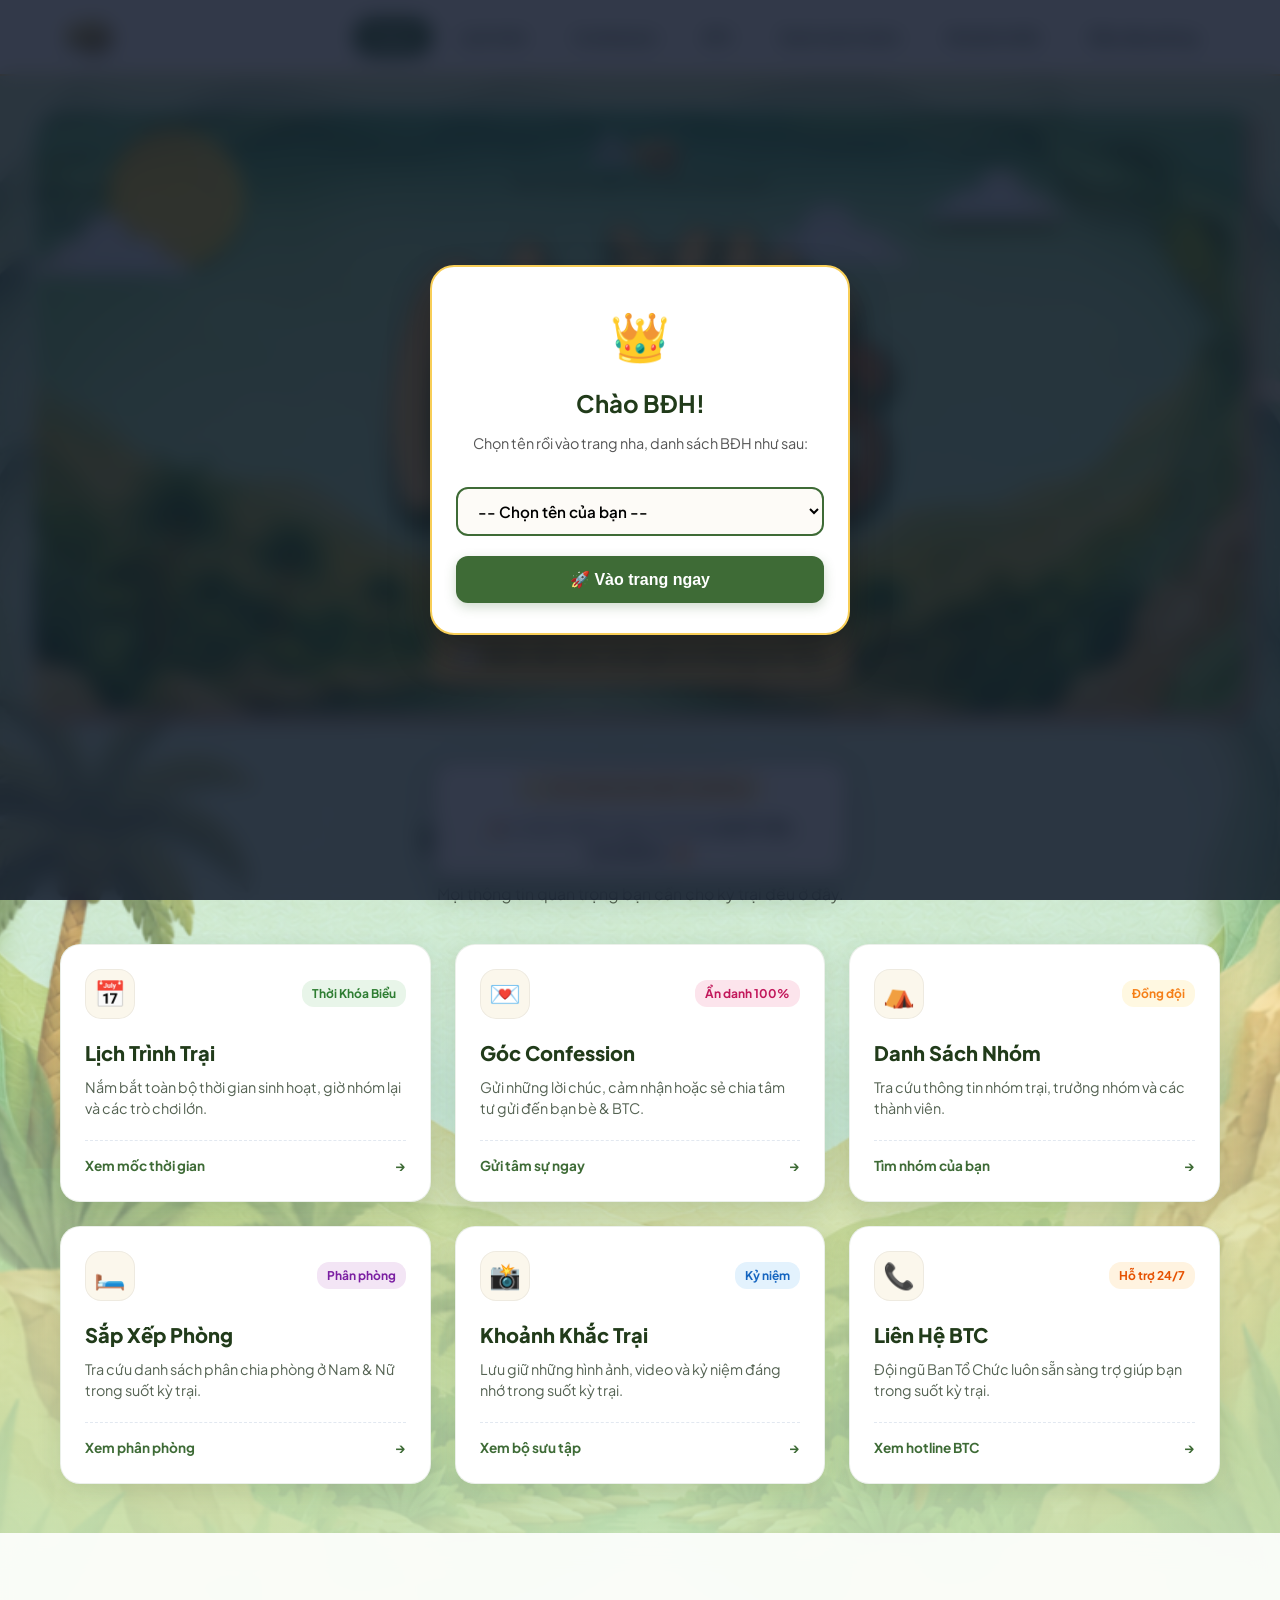
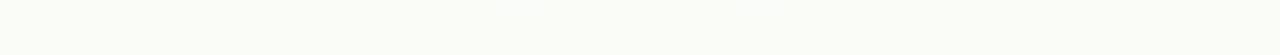
<file: index.html>
<!DOCTYPE html>
<html lang="vi">

<head>
    <meta charset="UTF-8">
    <meta name="viewport" content="width=device-width, initial-scale=1.0">
    <title>NGỜ YÊN NGHIÊNG</title>

    <link rel="stylesheet" href="style.css">
    <link rel="icon" href="images/icon.png">
    <link rel="apple-touch-icon" href="images/icon.png">
    <link rel="manifest" href="manifest.json">

    <meta name="theme-color" content="#4c7840">
    <meta name="apple-mobile-web-app-capable" content="yes">
    <meta name="apple-mobile-web-app-status-bar-style" content="black-translucent">
    <meta name="apple-mobile-web-app-title" content="BTN LX">
</head>

<body>
    <!-- Intro Screen cho PWA / Mobile -->
    <div class="intro-screen">
        <div class="intro-content">
            <span class="intro-emoji">🔥⛺🎉</span>
            <h2>CHÀO MỪNG TRẠI SINH!</h2>
            <p class="intro-sub">Sẵn sàng bùng nổ cùng <strong>NGỜ YÊN NGHIÊNG</strong> chưa?</p>
        </div>
    </div>

    <!-- Navigation Bar -->
    <header>
        <!-- Live Announcement Bar (Thông báo timeline theo thời gian thực) -->
        <div class="announcement-bar" id="announcementBar" style="display: none;">
            <div class="announcement-content">
                <span class="badge-live">LIVE</span>
                <div class="ticker-wrapper">
                    <span class="ticker-text" id="announcementText">Đang cập nhật lịch trình...</span>
                </div>
            </div>
        </div>

        <nav>
            <div class="logo">
                <a href="index.html">
                    <img src="images/logo.png" alt="NGỜ YÊN NGHIÊNG">
                </a>
            </div>

            <button class="menu-toggle" aria-label="Toggle Navigation">☰</button>
            <div class="menu">
                <a href="index.html" class="active">Home</a>
                <a href="pages/schedule.html">Lịch trình</a>
                <a href="pages/confession.html">Confession</a>
                <a href="pages/btc.html">BTC</a>
                <a href="pages/groups.html">Danh sách nhóm</a>
                <a href="pages/gallery.html">Khoảnh khắc</a>
                <a href="pages/room.html">Sắp xếp phòng</a>
            </div>
        </nav>
    </header>

    <!-- Hero Section -->
    <section class="hero" id="hero">
        <div class="hero-hint">📖 Nhấn để xem câu gốc & thông tin Trại</div>

        <div class="hero-overlay">
            <div class="bible-quote">
                <h2>📖 Thi Thiên 62:1–2</h2>
                <div class="quote-body">
                    <p>"Linh hồn tôi nghỉ an nơi một mình Đức Chúa Trời;
                        Sự cứu rỗi tôi từ Ngài mà đến.
                        Một mình Ngài là hòn đá tôi, sự cứu rỗi tôi,
                        Và là nơi ẩn náu cao của tôi;
                        Tôi sẽ chẳng bị rúng động nhiều."</p>
                </div>
            </div>

            <div class="hero-meta">
                <p class="meta-item">📅 <strong>30.08.2026 – 02.09.2026</strong></p>
                <p class="meta-item">📍 <strong>HTTL Buôn Ma Thuột</strong></p>
            </div>

            <small class="close-hint">Nhấn lần nữa để đóng</small>
        </div>
    </section>

    <!-- Features Section -->
    <section class="features">
        <div class="section-header">
            <span class="section-badge">✨ TIỆN ÍCH TRẠI SINH</span>
            <h2>Khám Phá Hành Trình 🍃</h2>
            <p class="section-description">Mọi thông tin quan trọng bạn cần cho kỳ trại đều ở đây.</p>
        </div>

        <div class="card-container">
            <!-- Card 1: Lịch trình -->
            <a href="pages/schedule.html" class="card card-schedule">
                <div class="card-top">
                    <div class="icon-wrapper">📅</div>
                    <span class="card-tag tag-green">Thời Khóa Biểu</span>
                </div>
                <h3>Lịch Trình Trại</h3>
                <p>Nắm bắt toàn bộ thời gian sinh hoạt, giờ nhóm lại và các trò chơi lớn.</p>
                <div class="card-footer">
                    <span>Xem mốc thời gian</span>
                    <span class="arrow">→</span>
                </div>
            </a>

            <!-- Card 2: Confession -->
            <a href="pages/confession.html" class="card card-cfs">
                <div class="card-top">
                    <div class="icon-wrapper">💌</div>
                    <span class="card-tag tag-pink">Ẩn danh 100%</span>
                </div>
                <h3>Góc Confession</h3>
                <p>Gửi những lời chúc, cảm nhận hoặc sẻ chia tâm tư gửi đến bạn bè & BTC.</p>
                <div class="card-footer">
                    <span>Gửi tâm sự ngay</span>
                    <span class="arrow">→</span>
                </div>
            </a>

            <!-- Card 3: Groups -->
            <a href="pages/groups.html" class="card card-groups">
                <div class="card-top">
                    <div class="icon-wrapper">⛺</div>
                    <span class="card-tag tag-yellow">Đồng đội</span>
                </div>
                <h3>Danh Sách Nhóm</h3>
                <p>Tra cứu thông tin nhóm trại, trưởng nhóm và các thành viên.</p>
                <div class="card-footer">
                    <span>Tìm nhóm của bạn</span>
                    <span class="arrow">→</span>
                </div>
            </a>

            <!-- Card 4: Sắp xếp phòng -->
            <a href="pages/room.html" class="card card-room">
                <div class="card-top">
                    <div class="icon-wrapper">🛏️</div>
                    <span class="card-tag tag-purple">Phân phòng</span>
                </div>
                <h3>Sắp Xếp Phòng</h3>
                <p>Tra cứu danh sách phân chia phòng ở Nam & Nữ trong suốt kỳ trại.</p>
                <div class="card-footer">
                    <span>Xem phân phòng</span>
                    <span class="arrow">→</span>
                </div>
            </a>

            <!-- Card 5: Khoảnh khắc -->
            <a href="pages/gallery.html" class="card card-gallery">
                <div class="card-top">
                    <div class="icon-wrapper">📸</div>
                    <span class="card-tag tag-blue">Kỷ niệm</span>
                </div>
                <h3>Khoảnh Khắc Trại</h3>
                <p>Lưu giữ những hình ảnh, video và kỷ niệm đáng nhớ trong suốt kỳ trại.</p>
                <div class="card-footer">
                    <span>Xem bộ sưu tập</span>
                    <span class="arrow">→</span>
                </div>
            </a>

            <!-- Card 6: BTC -->
            <a href="pages/btc.html" class="card card-btc">
                <div class="card-top">
                    <div class="icon-wrapper">📞</div>
                    <span class="card-tag tag-orange">Hỗ trợ 24/7</span>
                </div>
                <h3>Liên Hệ BTC</h3>
                <p>Đội ngũ Ban Tổ Chức luôn sẵn sàng trợ giúp bạn trong suốt kỳ trại.</p>
                <div class="card-footer">
                    <span>Xem hotline BTC</span>
                    <span class="arrow">→</span>
                </div>
            </a>
        </div>
    </section>

    <!-- Countdown Section -->
    <div class="sticky-countdown mode-normal" id="stickyCountdown">
        <div class="btc-badge">
            <span class="badge-icon">⚡</span>
            <span id="btcStatusText">BTC ĐANG RÁO RIẾT CHUẨN BỊ!</span>
        </div>

        <div class="countdown-live" id="countdownLive">
            <div class="mini-timer">
                <div class="timer-card">
                    <span id="days">00</span>
                    <small>ngày</small>
                </div>
                <span class="timer-sep">:</span>
                <div class="timer-card">
                    <span id="hours">00</span>
                    <small>giờ</small>
                </div>
                <span class="timer-sep">:</span>
                <div class="timer-card">
                    <span id="minutes">00</span>
                    <small>phút</small>
                </div>
                <span class="timer-sep">:</span>
                <div class="timer-card highlight-sec">
                    <span id="seconds">00</span>
                    <small>giây</small>
                </div>
            </div>

            <!-- Thanh tiến độ đếm ngược -->
            <div class="progress-container">
                <div class="progress-bar" id="progressBar"></div>
            </div>
            <div class="progress-info">
                <span>Tiến độ hành trình Trại:</span>
                <strong id="progressPercent">0%</strong>
            </div>
        </div>

        <div class="welcome-message" id="welcomeMessage" style="display: none;">
            🎉 CHÀO MỪNG BẠN TỚI TRẠI <strong>NGỜ YÊN NGHIÊNG</strong>! 🔥
        </div>
    </div>

    <footer>
        <p>Designed & Developed by Diệp Đoan Trinh</p>
    </footer>

    <!-- Popup Chọn Tên Dành Cho BĐH -->
    <div id="userModal" class="user-modal-overlay">
        <div class="user-modal-box glass">
            <div class="user-icon">👑</div>
            <h2>Chào BĐH!</h2>
            <p>Chọn tên rồi vào trang nha, danh sách BĐH như sau:</p>

            <select id="userSelect" class="user-select-input">
                <option value="">-- Chọn tên của bạn --</option>
                <option value="Huỳnh Nhật Tín">Huỳnh Nhật Tín</option>
                <option value="Nguyễn Ngọc Tường Vy">Nguyễn Ngọc Tường Vy</option>
                <option value="Võ Nguyễn Minh Trung">Võ Nguyễn Minh Trung</option>
                <option value="Dương Thị Luyến">Dương Thị Luyến</option>
                <option value="Diệp Đoan Trinh">Diệp Đoan Trinh</option>
                <option value="Chống Hoàng Mỹ Hằng">Chống Hoàng Mỹ Hằng</option>
                <option value="Nguyễn Trần Phú Bình">Nguyễn Trần Phú Bình</option>
                <option value="Kră Jăn Na Tha Na Êl">Kră Jăn Na Tha Na Êl</option>
                <option value="Nguyễn Hoàng Giáng Ân">Nguyễn Hoàng Giáng Ân</option>
                <option value="Đào Linh An">Đào Linh An</option>
                <option value="Võ Quỳnh Hương">Võ Quỳnh Hương</option>
                <option value="Hoàng Văn Long">Hoàng Văn Long</option>
            </select>

            <button type="button" class="save-user-btn" onclick="saveUserIdentity()">🚀 Vào trang ngay</button>
        </div>
    </div>

    <script>
        // ----------------------------------------------------
        // 1. CẤU HÌNH THỜI GIAN & ĐẾM NGƯỢC
        // ----------------------------------------------------
        const startDate = new Date("June 01, 2026 00:00:00").getTime();
        const targetDate = new Date("August 30, 2026 11:00:00").getTime();

        const btcQuotes = [
            "⚡ BTC ĐANG RÁO RIẾT CHUẨN BỊ!",
            "🔥 TRẠI SINH ĐÃ SẴN SÀNG CHƯA?",
            "⏳ THỜI GIAN KHÔNG CHỜ MỘT AI!",
            "🛠️ KIỂM TRA ĐẠO CỤ & KỊCH BẢN CHƯA BTC ÔI?",
            "💥 BÙNG NỔ TẬN CÙNG CÙNG NGỜ YÊN NGHIÊNG!"
        ];

        let currentQuoteIndex = 0;
        setInterval(() => {
            currentQuoteIndex = (currentQuoteIndex + 1) % btcQuotes.length;
            const badgeEl = document.getElementById("btcStatusText");
            if (badgeEl) badgeEl.textContent = btcQuotes[currentQuoteIndex];
        }, 4000);

        function updateCountdown() {
            const now = new Date().getTime();
            const distance = targetDate - now;

            const stickyBlock = document.getElementById("stickyCountdown");
            const liveBlock = document.getElementById("countdownLive");
            const welcomeBlock = document.getElementById("welcomeMessage");
            const labelEl = document.getElementById("countdownLabel");

            if (distance <= 0) {
                if (liveBlock) liveBlock.style.display = "none";
                if (welcomeBlock) welcomeBlock.style.display = "block";
                return;
            }

            const days = Math.floor(distance / (1000 * 60 * 60 * 24));
            const hours = Math.floor((distance % (1000 * 60 * 60 * 24)) / (1000 * 60 * 60));
            const minutes = Math.floor((distance % (1000 * 60 * 60)) / (1000 * 60));
            const seconds = Math.floor((distance % (1000 * 60)) / 1000);

            const daysEl = document.getElementById("days");
            const hoursEl = document.getElementById("hours");
            const minsEl = document.getElementById("minutes");
            const secsEl = document.getElementById("seconds");

            if (daysEl) daysEl.textContent = String(days).padStart(2, '0');
            if (hoursEl) hoursEl.textContent = String(hours).padStart(2, '0');
            if (minsEl) minsEl.textContent = String(minutes).padStart(2, '0');
            if (secsEl) secsEl.textContent = String(seconds).padStart(2, '0');

            const totalDuration = targetDate - startDate;
            const elapsed = now - startDate;
            let percentage = Math.floor((elapsed / totalDuration) * 100);
            percentage = Math.max(0, Math.min(100, percentage));

            const progressBar = document.getElementById("progressBar");
            const progressPercent = document.getElementById("progressPercent");

            if (progressBar) progressBar.style.width = percentage + "%";
            if (progressPercent) progressPercent.textContent = percentage + "%";

            if (stickyBlock) {
                if (days < 1) {
                    stickyBlock.className = "sticky-countdown mode-urgent";
                    if (labelEl) labelEl.innerHTML = "🚨 <strong>CHỈ CÒN TÍNH BẰNG GIỜ! SẴN SÀNG BÙNG NỔ:</strong>";
                } else if (days <= 7) {
                    stickyBlock.className = "sticky-countdown mode-excited";
                    if (labelEl) labelEl.innerHTML = "🔥 <strong>SẮP ĐẾN GIỜ G RỒI! CHỈ CÒN:</strong>";
                } else {
                    stickyBlock.className = "sticky-countdown mode-normal";
                    if (labelEl) labelEl.innerHTML = "⏳ Đếm ngược ngày khởi hành:";
                }
            }
        }

        updateCountdown();
        setInterval(updateCountdown, 1000);

        // ----------------------------------------------------
        // 2. MENU MOBILE & ĐÔI GIAO DIỆN
        // ----------------------------------------------------
        const toggle = document.querySelector(".menu-toggle");
        const menu = document.querySelector(".menu");

        if (toggle && menu) {
            toggle.addEventListener("click", () => {
                menu.classList.toggle("show");
                toggle.textContent = menu.classList.contains("show") ? "✕" : "☰";
            });

            document.querySelectorAll(".menu a").forEach(link => {
                link.addEventListener("click", () => {
                    menu.classList.remove("show");
                    toggle.textContent = "☰";
                });
            });

            document.addEventListener("click", (e) => {
                if (!menu.contains(e.target) && !toggle.contains(e.target)) {
                    menu.classList.remove("show");
                    toggle.textContent = "☰";
                }
            });

            window.addEventListener("resize", () => {
                if (window.innerWidth > 1000) {
                    menu.classList.remove("show");
                    toggle.textContent = "☰";
                }
            });
        }

        const hero = document.getElementById("hero");
        if (hero) {
            hero.addEventListener("click", () => {
                hero.classList.toggle("show");
            });
        }

        // ----------------------------------------------------
        // 3. LỊCH TRÌNH REALTIME & SERVICE WORKER
        // ----------------------------------------------------
        const campSchedule = [
            {
                start: "2026-08-30T07:00:00",
                end: "2026-08-30T11:00:00",
                title: "🚌 Tập trung tại Hội thánh & Di chuyển đến Buôn Ma Thuột"
            },
            {
                start: "2026-08-30T11:00:00",
                end: "2026-08-30T13:30:00",
                title: "🍱 Đến nơi - Nhận phòng & Dùng cơm trưa"
            },
            {
                start: "2026-08-30T13:30:00",
                end: "2026-08-30T17:00:00",
                title: "🔥 Lễ Khai Mạc Trại NGỜ YÊN NGHIÊNG & Sinh hoạt nhóm"
            },
            {
                start: "2026-08-30T18:00:00",
                end: "2026-08-30T19:30:00",
                title: "🍽️ Dùng cơm tối"
            },
            {
                start: "2026-08-30T19:30:00",
                end: "2026-08-30T21:30:00",
                title: "✨ Chương trình Nhóm Lại Bồi Linh Bồi Linh Dục Anh 1"
            }
        ];

        function updateTimelineNotification() {
            const now = new Date();
            const bar = document.getElementById("announcementBar");
            const textEl = document.getElementById("announcementText");

            if (!bar || !textEl) return;

            const currentEvent = campSchedule.find(event => {
                const start = new Date(event.start);
                const end = new Date(event.end);
                return now >= start && now <= end;
            });

            const upcomingEvent = campSchedule.find(event => {
                const start = new Date(event.start);
                const diffMinutes = (start - now) / (1000 * 60);
                return diffMinutes > 0 && diffMinutes <= 30;
            });

            if (currentEvent) {
                bar.style.display = "block";
                textEl.innerHTML = `🟢 <strong>ĐANG DIỄN RA:</strong> ${currentEvent.title}`;
            } else if (upcomingEvent) {
                bar.style.display = "block";
                textEl.innerHTML = `⏰ <strong>SẮP DIỄN RA (Trong 30 phút tới):</strong> ${upcomingEvent.title}`;
            } else {
                bar.style.display = "none";
            }
        }

        updateTimelineNotification();
        setInterval(updateTimelineNotification, 10000);

        if ('serviceWorker' in navigator) {
            window.addEventListener('load', () => {
                navigator.serviceWorker.register('/sw.js')
                    .then(reg => console.log('SW đã đăng ký thành công!'))
                    .catch(err => console.log('Lỗi đăng ký SW:', err));
            });
        }

        // ----------------------------------------------------
        // 4. BĐH IDENTIFICATION & GOOGLE SHEETS LOGGING
        // ----------------------------------------------------
        const SCRIPT_URL = "https://script.google.com/macros/s/AKfycbyZhROAQusdPvR5H31bsjBCowS69aYzUJDAIc1SxIpi5oG4ZMhyRe4D6yJvdShA6ddEMQ/exec";

        const campGroupData = {
            "Nhóm 1": ["Nguyễn Đào Xuân Bách (Trưởng nhóm)", "Diệp Đoan Trinh"],
            "Nhóm 2": ["Nguyễn Thị Tường Vy (Trưởng nhóm)", "Huỳnh Nhật Tín"],
        };

        document.addEventListener("DOMContentLoaded", () => {
            checkUserIdentity();
        });

        function checkUserIdentity() {
            const savedUser = localStorage.getItem("camp_user_name");

            if (!savedUser) {
                const modal = document.getElementById("userModal");
                if (modal) modal.style.display = "flex";
            } else {
                logUserVisit(savedUser);
            }
        }

        function saveUserIdentity() {
            const userSelect = document.getElementById("userSelect");

            if (!userSelect || !userSelect.value) {
                alert("Vui lòng chọn đúng tên của bạn trong danh sách BĐH!");
                return;
            }

            const selectedName = userSelect.value;

            localStorage.setItem("camp_user_name", selectedName);

            const modal = document.getElementById("userModal");
            if (modal) modal.style.display = "none";

            logUserVisit(selectedName);
        }

        function logUserVisit(userName) {
            fetch(SCRIPT_URL, {
                method: "POST",
                mode: "no-cors",
                headers: { "Content-Type": "text/plain" },
                body: JSON.stringify({
                    action: "log_visit",
                    userName: userName,
                    device: navigator.userAgent.includes("Mobile") ? "Điện thoại" : "Máy tính"
                })
            })
                .then(() => console.log("Ghi nhận truy cập thành công!"))
                .catch(err => console.log("Lỗi ghi nhận truy cập:", err));
        }
    </script>
</body>

</html>
</file>
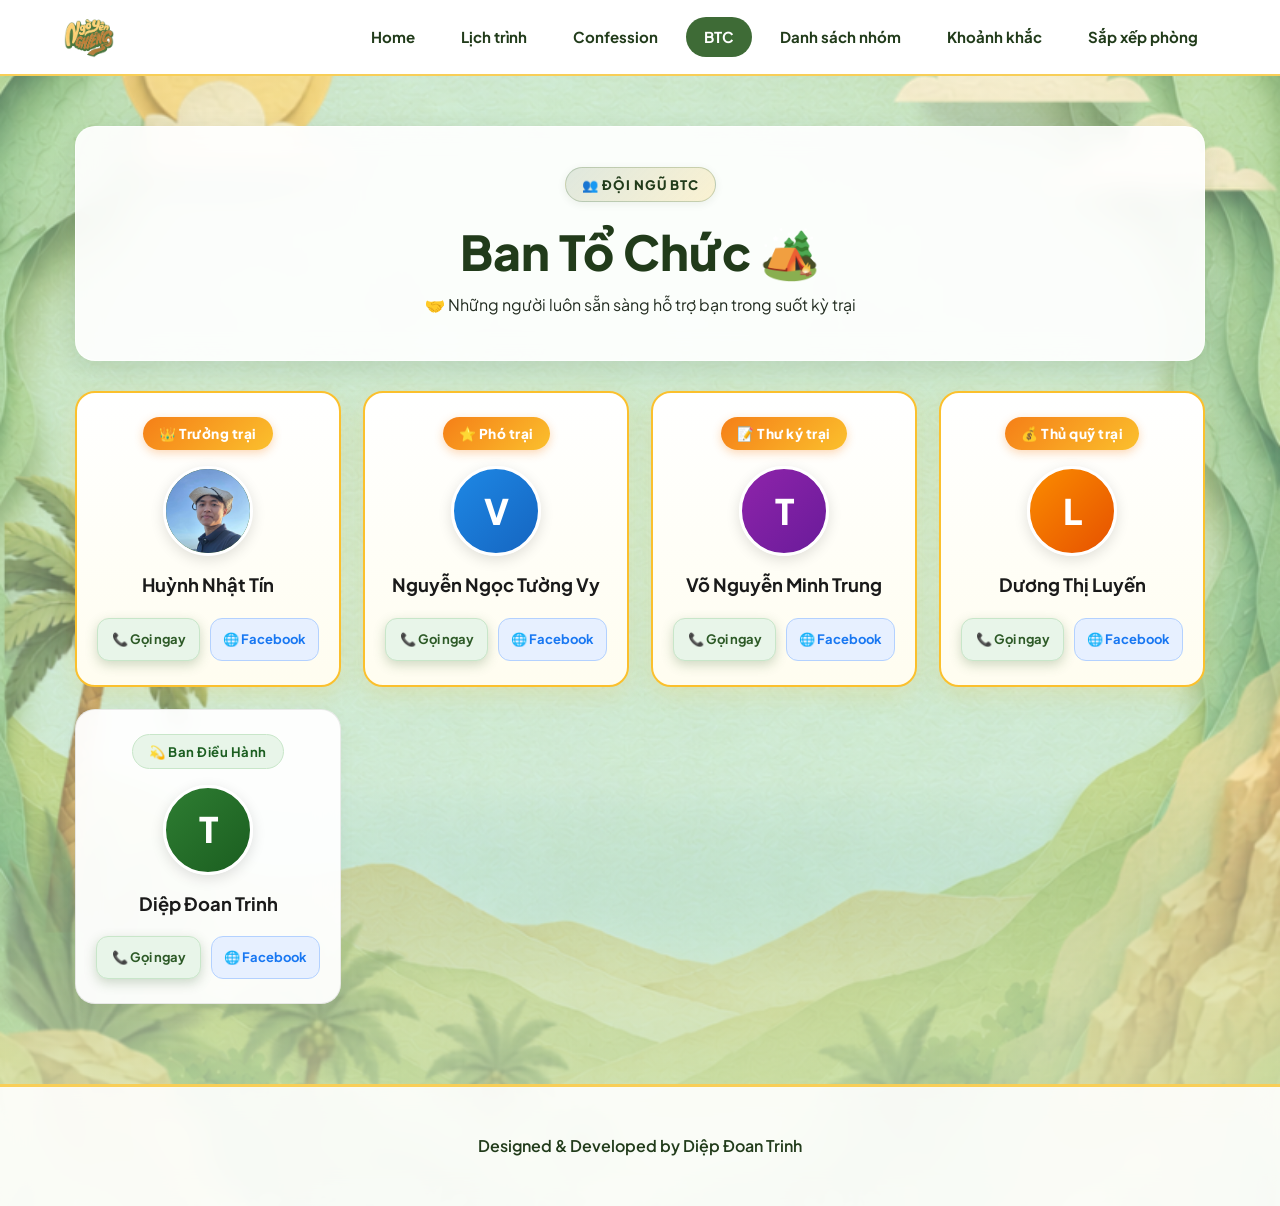
<file: pages/btc.html>
<!DOCTYPE html>
<html lang="vi">

<head>
    <meta charset="UTF-8">
    <meta name="viewport" content="width=device-width, initial-scale=1.0">
    <title>Ban Tổ Chức - NGỜ YÊN NGHIÊNG</title>

    <link rel="stylesheet" href="../style.css">
    <link rel="icon" href="../images/icon.png">
    <link rel="apple-touch-icon" href="../images/icon.png">
    <link rel="manifest" href="../manifest.json">

    <meta name="theme-color" content="#123b8d">
    <meta name="apple-mobile-web-app-capable" content="yes">
    <meta name="apple-mobile-web-app-status-bar-style" content="black-translucent">
    <meta name="apple-mobile-web-app-title" content="BTN LX">

    <style>
        /* ==========================================
           BẢNG MÀU & STYLE RIÊNG TRANG BTC (NÂNG CẤP)
           ========================================== */
        .btc-grid {
            display: grid;
            grid-template-columns: repeat(auto-fill, minmax(260px, 1fr));
            gap: 22px;
            margin-top: 30px;
        }

        /* Thẻ Thành Viên Chung */
        .member-card {
            background: rgba(255, 255, 255, 0.95);
            border-radius: 20px;
            padding: 24px 20px;
            border: 1px solid rgba(0, 0, 0, 0.08);
            box-shadow: 0 6px 18px rgba(0, 0, 0, 0.04);
            display: flex;
            flex-direction: column;
            align-items: center;
            text-align: center;
            position: relative;
            transition: transform 0.25s ease, box-shadow 0.25s ease;
        }

        .member-card:hover {
            transform: translateY(-6px);
            box-shadow: 0 12px 28px rgba(0, 0, 0, 0.12);
        }

        /* 🌟 NỔI BẬT: 4 VỊ TRÍ BTC CHÍNH */
        .member-card.highlight-card {
            border: 2px solid #fbc02d !important; /* Viền Vàng Kim */
            background: linear-gradient(180deg, #ffffff 0%, #fffdf0 100%) !important; /* Nền ánh vàng nhẹ */
            box-shadow: 0 8px 24px rgba(251, 192, 45, 0.18) !important;
        }

        /* Badge Vai Trò Của 4 BTC Chính (Nổi bật) */
        .member-card.highlight-card .role-badge {
            background: linear-gradient(135deg, #f57f17, #fbc02d);
            color: #ffffff;
            padding: 6px 16px;
            border-radius: 20px;
            font-size: 0.85rem;
            font-weight: 800;
            margin-bottom: 16px;
            box-shadow: 0 3px 10px rgba(245, 127, 23, 0.3);
            display: inline-flex;
            align-items: center;
            gap: 6px;
        }

        /* 🛠️ FIX LỖI: Badge Ban Điều Hành (Rõ chữ, không bị chìm) */
        .role-badge.sub {
            background: #e8f5e9 !important;
            color: #1b5e20 !important;
            border: 1px solid #c8e6c9;
            padding: 6px 16px;
            border-radius: 20px;
            font-size: 0.82rem;
            font-weight: 700;
            margin-bottom: 16px;
            display: inline-flex;
            align-items: center;
            gap: 6px;
        }

        /* Avatar Chung */
        .member-avatar {
            width: 90px;
            height: 90px;
            border-radius: 50%;
            margin-bottom: 14px;
            box-shadow: 0 4px 14px rgba(0, 0, 0, 0.12);
            border: 3px solid #ffffff;
            overflow: hidden;
            display: flex;
            align-items: center;
            justify-content: center;
            color: #ffffff;
            font-size: 2.2rem;
            font-weight: 800;
            user-select: none;
        }

        .member-avatar img {
            width: 100%;
            height: 100%;
            object-fit: cover;
        }

        /* 🎨 Dải màu Gradient riêng cho từng chữ cái avatar */
        .avatar-v { background: linear-gradient(135deg, #1e88e5, #1565c0); } /* Vy - Xanh Dương */
        .avatar-t { background: linear-gradient(135deg, #8e24aa, #6a1b9a); } /* Trung - Tím */
        .avatar-l { background: linear-gradient(135deg, #fb8c00, #e65100); } /* Luyến - Cam */
        .avatar-bdh { background: linear-gradient(135deg, #2e7d32, #1b5e20); } /* Trinh - Xanh Lá */

        /* Tên Thành Viên */
        .member-card h3 {
            font-size: 1.15rem;
            color: #1a1a1a;
            font-weight: 700;
            margin-bottom: 18px;
        }

        /* Khung Nút Bấm Liên Hệ */
        .member-buttons {
            display: flex;
            gap: 10px;
            width: 100%;
            margin-top: auto;
        }

        .member-buttons a {
            flex: 1;
            padding: 9px 10px;
            border-radius: 12px;
            font-size: 0.85rem;
            font-weight: 700;
            text-decoration: none;
            display: inline-flex;
            align-items: center;
            justify-content: center;
            gap: 5px;
            transition: all 0.2s ease;
        }

        /* Nút Gọi */
        .call-btn {
            background: #e8f5e9;
            color: #2d5a27 !important;
            border: 1px solid #c8e6c9;
        }

        .call-btn:hover {
            background: #2d5a27;
            color: #ffffff !important;
        }

        /* Nút Facebook */
        .facebook-btn {
            background: #e7f0ff;
            color: #1877f2 !important;
            border: 1px solid #b3d1ff;
        }

        .facebook-btn:hover {
            background: #1877f2;
            color: #ffffff !important;
        }
    </style>
</head>

<body>
    <header>
        <nav>
            <div class="logo">
                <a href="../index.html">
                    <img src="../images/logo.png" alt="NGỜ YÊN NGHIÊNG">
                </a>
            </div>

            <button class="menu-toggle" aria-label="Toggle Navigation">☰</button>

            <div class="menu">
                <a href="../index.html">Home</a>
                <a href="schedule.html">Lịch trình</a>
                <a href="confession.html">Confession</a>
                <a href="btc.html" class="active">BTC</a>
                <a href="groups.html">Danh sách nhóm</a>
                <a href="gallery.html">Khoảnh khắc</a>
                <a href="room.html">Sắp xếp phòng</a>
            </div>
        </nav>
    </header>

    <main class="container">
        <section class="page-title glass text-center">
            <span class="page-title-badge">👥 ĐỘI NGŨ BTC</span>
            <h1>Ban Tổ Chức 🏕️</h1>
            <p>🤝 Những người luôn sẵn sàng hỗ trợ bạn trong suốt kỳ trại</p>
        </section>

        <!-- Danh sách Ban Tổ Chức -->
        <section class="members btc-grid">
            
            <!-- 1. Trưởng Trại -->
            <div class="member-card highlight-card">
                <div class="role-badge">👑 Trưởng trại</div>
                <div class="member-avatar">
                    <img src="../images/BTC/tinhuynh.png" alt="Huỳnh Nhật Tín" onerror="this.style.display='none'; this.parentNode.textContent='T';">
                </div>
                <h3>Huỳnh Nhật Tín</h3>
                <div class="member-buttons">
                    <a class="call-btn" href="tel:0384628883" onclick="return confirm('Gọi cho Huỳnh Nhật Tín?')">📞 Gọi ngay</a>
                    <a class="facebook-btn" href="https://www.facebook.com/tin.huynhnhat.90" target="_blank" rel="noopener">🌐 Facebook</a>
                </div>
            </div>

            <!-- 2. Phó Trại -->
            <div class="member-card highlight-card">
                <div class="role-badge">⭐ Phó trại</div>
                <div class="member-avatar avatar-v">V</div>
                <h3>Nguyễn Ngọc Tường Vy</h3>
                <div class="member-buttons">
                    <a class="call-btn" href="tel:0337631143" onclick="return confirm('Gọi cho Nguyễn Ngọc Tường Vy?')">📞 Gọi ngay</a>
                    <a class="facebook-btn" href="https://www.facebook.com/vy.nguyen.122312" target="_blank" rel="noopener">🌐 Facebook</a>
                </div>
            </div>

            <!-- 3. Thư Ký Trại -->
            <div class="member-card highlight-card">
                <div class="role-badge">📝 Thư ký trại</div>
                <div class="member-avatar avatar-t">T</div>
                <h3>Võ Nguyễn Minh Trung</h3>
                <div class="member-buttons">
                    <a class="call-btn" href="tel:0704768756" onclick="return confirm('Gọi cho Võ Nguyễn Minh Trung?')">📞 Gọi ngay</a>
                    <a class="facebook-btn" href="https://www.facebook.com/vnmtrung" target="_blank" rel="noopener">🌐 Facebook</a>
                </div>
            </div>

            <!-- 4. Thủ Quỹ Trại -->
            <div class="member-card highlight-card">
                <div class="role-badge">💰 Thủ quỹ trại</div>
                <div class="member-avatar avatar-l">L</div>
                <h3>Dương Thị Luyến</h3>
                <div class="member-buttons">
                    <a class="call-btn" href="tel:0365719910" onclick="return confirm('Gọi cho Dương Thị Luyến?')">📞 Gọi ngay</a>
                    <a class="facebook-btn" href="https://www.facebook.com/duong.luyen.2004" target="_blank" rel="noopener">🌐 Facebook</a>
                </div>
            </div>

            <!-- 5. Ban Điều Hành -->
            <div class="member-card">
                <div class="role-badge sub">💫 Ban Điều Hành</div>
                <div class="member-avatar avatar-bdh">T</div>
                <h3>Diệp Đoan Trinh</h3>
                <div class="member-buttons">
                    <a class="call-btn" href="tel:0816173731" onclick="return confirm('Gọi cho Diệp Đoan Trinh?')">📞 Gọi ngay</a>
                    <a class="facebook-btn" href="https://www.facebook.com/theresadiep6" target="_blank" rel="noopener">🌐 Facebook</a>
                </div>
            </div>

        </section>
    </main>

    <footer>
        <p>Designed & Developed by Diệp Đoan Trinh</p>
    </footer>

    <script>
        // Menu Toggle Mobile
        const toggle = document.querySelector(".menu-toggle");
        const menu = document.querySelector(".menu");

        toggle.addEventListener("click", () => {
            menu.classList.toggle("show");
            toggle.textContent = menu.classList.contains("show") ? "✕" : "☰";
        });

        document.addEventListener("click", (e) => {
            if (!menu.contains(e.target) && !toggle.contains(e.target)) {
                menu.classList.remove("show");
                toggle.textContent = "☰";
            }
        });

        // Service Worker
        if ('serviceWorker' in navigator) {
            window.addEventListener('load', () => {
                navigator.serviceWorker.register('../sw.js')
                    .then(reg => console.log('SW đã đăng ký thành công!'))
                    .catch(err => console.log('Lỗi đăng ký SW:', err));
            });
        }
    </script>
</body>

</html>
</file>
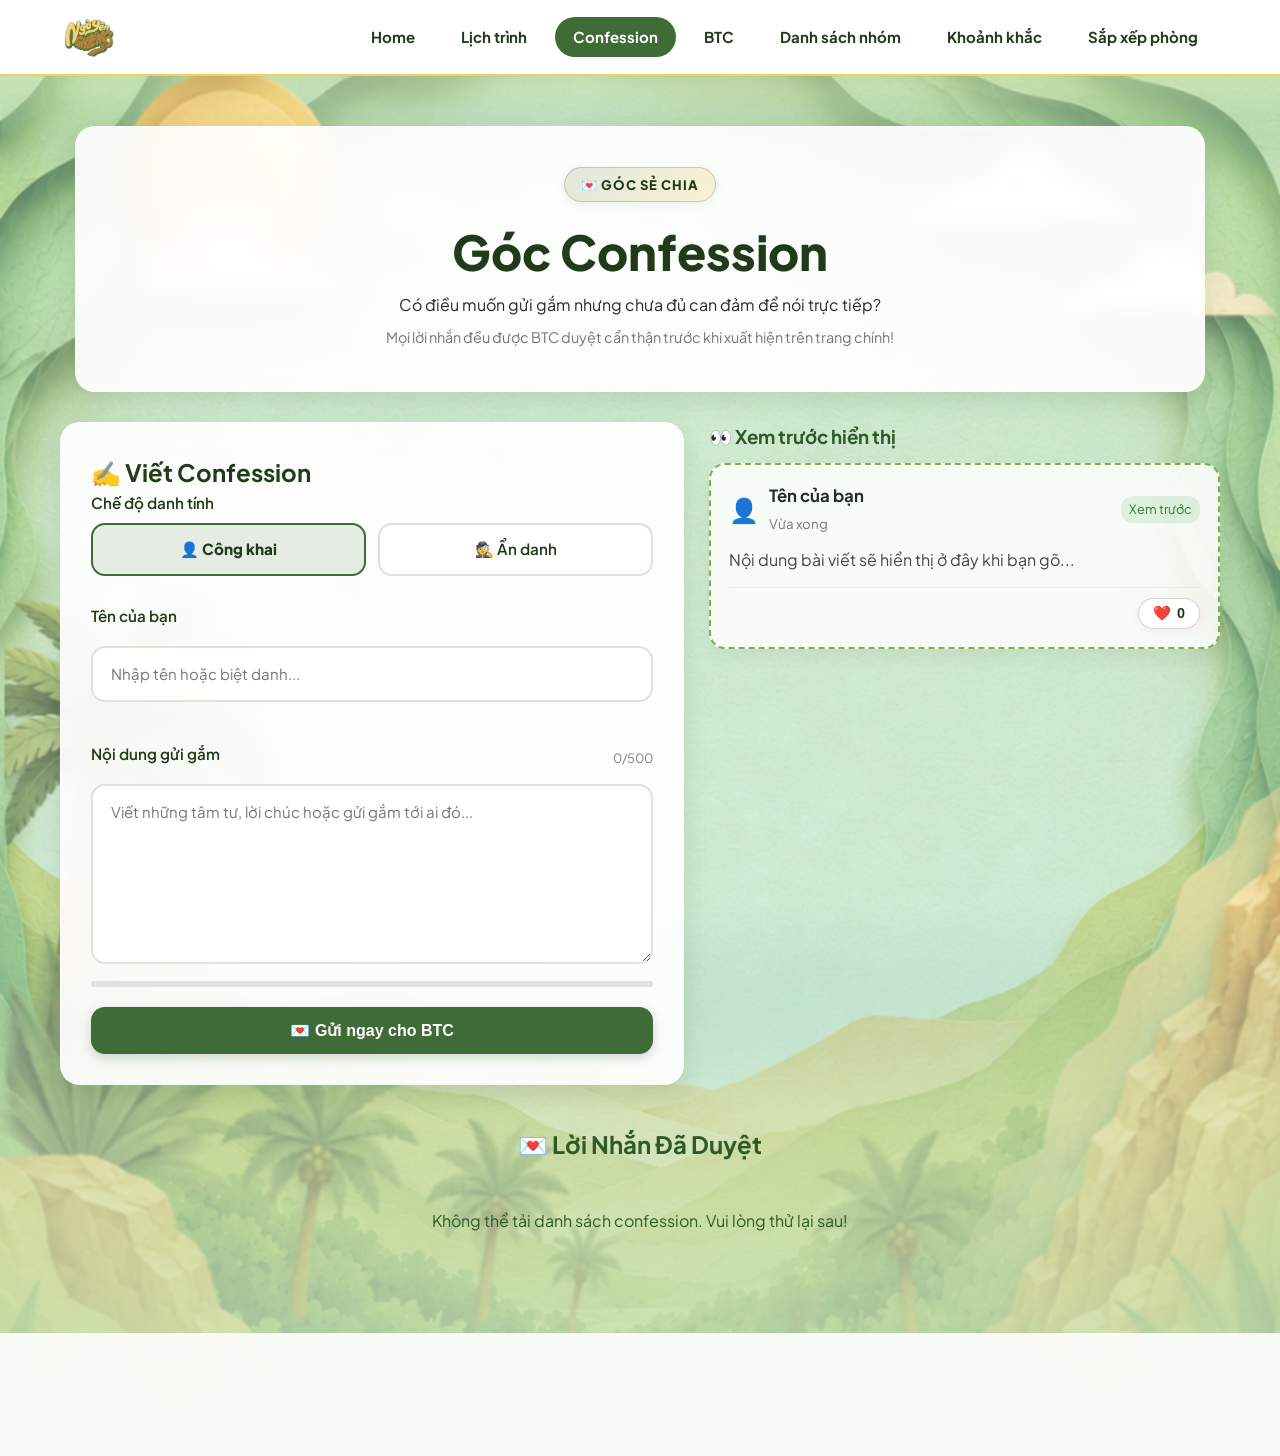
<file: pages/confession.html>
<!DOCTYPE html>
<html lang="vi">

<head>
    <meta charset="UTF-8">
    <meta name="viewport" content="width=device-width, initial-scale=1.0">
    <title>Confession - NGỜ YÊN NGHIÊNG</title>

    <link rel="stylesheet" href="../style.css">
    <link rel="icon" href="../images/icon.png">
    <link rel="apple-touch-icon" href="../images/icon.png">
    <link rel="manifest" href="../manifest.json">

    <meta name="theme-color" content="#123b8d">
    <meta name="apple-mobile-web-app-capable" content="yes">
    <meta name="apple-mobile-web-app-status-bar-style" content="black-translucent">
    <meta name="apple-mobile-web-app-title" content="BTN LX">

    <style>
        /* Global Reset cho Radio Input để không bị dính CSS chung */
        input[type="radio"] {
            display: none !important;
        }

        /* CSS Layout & Preview */
        .cfs-layout {
            display: grid;
            grid-template-columns: 1.1fr 0.9fr;
            gap: 25px;
            align-items: start;
        }

        .preview-section {
            position: sticky;
            top: 90px;
        }

        .cfs-card-preview {
            background: rgba(255, 255, 255, 0.85);
            border-radius: 16px;
            padding: 18px;
            box-shadow: 0 8px 20px rgba(0, 0, 0, 0.06);

            /* VIỀN NÉT ĐỨT CỦA BẠN */
            border: 2px dashed #7cb342;
        }

        /* Chế độ danh tính (Public / Anonymous Toggle) */
        .identity-toggle {
            display: flex;
            gap: 12px;
            margin-top: 8px;
            margin-bottom: 15px;
        }

        .toggle-option {
            flex: 1;
            padding: 12px 16px;
            border: 2px solid #dce4d9;
            border-radius: 14px;
            background: #ffffff;
            text-align: center;
            font-weight: 600;
            color: var(--color-green-dark, #213b1a);
            cursor: pointer;
            transition: all 0.25s ease;
            display: flex;
            align-items: center;
            justify-content: center;
            gap: 8px;
            user-select: none;
        }

        .toggle-option:hover {
            border-color: var(--color-green-main, #3e6b36);
            background: rgba(62, 107, 54, 0.05);
        }

        .toggle-option.active {
            border-color: var(--color-green-main, #3e6b36);
            background: rgba(62, 107, 54, 0.12);
            color: var(--color-green-dark, #213b1a);
            font-weight: 800;
        }

        /* Pick Emoji Ẩn danh */
        .anon-avatar-picker {
            display: flex;
            gap: 10px;
            margin-top: 8px;
            margin-bottom: 15px;
            flex-wrap: wrap;
        }

        .avatar-opt {
            font-size: 1.4rem;
            padding: 8px 12px;
            border-radius: 12px;
            border: 2px solid #dce4d9;
            background: #fff;
            cursor: pointer;
            transition: all 0.2s ease;
            line-height: 1;
            user-select: none;
        }

        .avatar-opt:hover {
            transform: scale(1.1);
        }

        .avatar-opt.active {
            border-color: var(--color-green-main, #3e6b36);
            background: rgba(62, 107, 54, 0.15);
        }

        /* Thanh đếm ký tự */
        .char-progress-bg {
            width: 100%;
            height: 6px;
            background: #e0e0e0;
            border-radius: 4px;
            overflow: hidden;
            margin-top: -10px;
            margin-bottom: 20px;
        }

        .char-progress-bar {
            height: 100%;
            width: 0%;
            background-color: #4caf50;
            transition: width 0.2s ease, background-color 0.2s ease;
        }

        /* Nút Gửi */
        .submit-btn {
            width: 100%;
            padding: 14px;
            background: var(--color-green-main, #3e6b36);
            color: #ffffff !important;
            border: none;
            border-radius: 14px;
            font-size: 1rem;
            font-weight: 700;
            cursor: pointer;
            transition: all 0.25s ease;
            box-shadow: 0 4px 12px rgba(62, 107, 54, 0.25);
            display: flex;
            align-items: center;
            justify-content: center;
        }

        .submit-btn:hover {
            background: var(--color-green-dark, #213b1a);
            transform: translateY(-2px);
            box-shadow: 0 6px 16px rgba(33, 59, 26, 0.3);
        }

        /* Nút thả tim */
        .action-btn.like-btn {
            background: #ffffff;
            border: 1.5px solid #ffccd5;
            color: #d63384;
            padding: 6px 14px;
            border-radius: 20px;
            display: inline-flex;
            align-items: center;
            gap: 6px;
            font-size: 0.9rem;
            font-weight: 600;
            cursor: pointer;
            transition: all 0.25s cubic-bezier(0.175, 0.885, 0.32, 1.275);
            box-shadow: 0 2px 8px rgba(255, 182, 193, 0.3);
        }

        .action-btn.like-btn:hover {
            background: #fff0f3;
            border-color: #ff4d6d;
            transform: translateY(-2px) scale(1.03);
            box-shadow: 0 4px 12px rgba(255, 77, 109, 0.3);
        }

        .action-btn.like-btn.liked {
            background: linear-gradient(135deg, #ff4d6d, #ff758f);
            color: #ffffff;
            border-color: transparent;
            box-shadow: 0 4px 14px rgba(255, 77, 109, 0.4);
        }

        /* Toast thông báo */
        .toast-msg {
            position: fixed;
            bottom: 30px;
            left: 50%;
            transform: translateX(-50%) translateY(100px);
            background: rgba(33, 59, 26, 0.95);
            color: #fff;
            padding: 12px 24px;
            border-radius: 30px;
            font-size: 0.95rem;
            font-weight: 600;
            box-shadow: 0 8px 24px rgba(0, 0, 0, 0.2);
            opacity: 0;
            transition: all 0.35s cubic-bezier(0.175, 0.885, 0.32, 1.275);
            z-index: 1000;
            pointer-events: none;
        }

        .toast-msg.show {
            transform: translateX(-50%) translateY(0);
            opacity: 1;
        }

        @media (max-width: 850px) {
            .cfs-layout {
                grid-template-columns: 1fr;
            }

            .preview-section {
                position: static;
            }
        }
    </style>
</head>

<body>
    <header>
        <nav>
            <div class="logo">
                <a href="../index.html">
                    <img src="../images/logo.png" alt="NGỜ YÊN NGHIÊNG">
                </a>
            </div>

            <button class="menu-toggle" type="button" aria-label="Toggle Navigation">☰</button>

            <div class="menu">
                <a href="../index.html">Home</a>
                <a href="schedule.html">Lịch trình</a>
                <a href="confession.html" class="active">Confession</a>
                <a href="btc.html">BTC</a>
                <a href="groups.html">Danh sách nhóm</a>
                <a href="gallery.html">Khoảnh khắc</a>
                <a href="room.html">Sắp xếp phòng</a>
            </div>
        </nav>
    </header>

    <main class="container">
        <section class="page-title glass text-center">
            <span class="page-title-badge">💌 GÓC SẺ CHIA</span>
            <h1>Góc Confession</h1>
            <p>Có điều muốn gửi gắm nhưng chưa đủ can đảm để nói trực tiếp?</p>
            <p class="sub-text">Mọi lời nhắn đều được BTC duyệt cẩn thận trước khi xuất hiện trên trang chính!</p>
        </section>

        <div class="cfs-layout">
            <form class="confession-form glass" id="confessionForm">
                <h2>✍️ Viết Confession</h2>

                <div class="form-group">
                    <label>Chế độ danh tính</label>
                    <div class="identity-toggle">
                        <label class="toggle-option active" id="optPublic">
                            <input type="radio" name="identity" value="name" checked>
                            <span>👤 Công khai</span>
                        </label>
                        <label class="toggle-option" id="optAnon">
                            <input type="radio" name="identity" value="anonymous">
                            <span>🕵️ Ẩn danh</span>
                        </label>
                    </div>
                </div>

                <div class="form-group" id="nameGroup">
                    <label for="name">Tên của bạn</label>
                    <input type="text" id="name" placeholder="Nhập tên hoặc biệt danh..." required>
                </div>

                <div class="form-group" id="anonAvatarGroup" style="display: none;">
                    <label>Chọn biểu tượng ẩn danh</label>
                    <div class="anon-avatar-picker">
                        <span class="avatar-opt active" data-avatar="🕵️">🕵️</span>
                        <span class="avatar-opt" data-avatar="🐱">🐱</span>
                        <span class="avatar-opt" data-avatar="🦊">🦊</span>
                        <span class="avatar-opt" data-avatar="🧋">🧋</span>
                        <span class="avatar-opt" data-avatar="🐼">🐼</span>
                        <span class="avatar-opt" data-avatar="🥑">🥑</span>
                    </div>
                </div>

                <div class="form-group">
                    <div class="label-row">
                        <label for="message">Nội dung gửi gắm</label>
                        <span class="char-count"><span id="charNum">0</span>/500</span>
                    </div>
                    <textarea id="message" required maxlength="500"
                        placeholder="Viết những tâm tư, lời chúc hoặc gửi gắm tới ai đó..."></textarea>
                    <div class="char-progress-bg">
                        <div class="char-progress-bar" id="progressBar"></div>
                    </div>
                </div>

                <button type="submit" class="submit-btn">
                    <span>💌 Gửi ngay cho BTC</span>
                </button>
            </form>

            <div class="preview-section">
                <h3 style="margin-bottom: 12px; color: #2d5a27;">👀 Xem trước hiển thị</h3>
                <div class="cfs-card-preview">
                    <div class="cfs-card-header"
                        style="display:flex; align-items:center; gap:10px; margin-bottom:12px;">
                        <div class="avatar" id="pvAvatar" style="font-size:1.5rem;">👤</div>
                        <div class="user-meta" style="flex:1;">
                            <strong id="pvName" style="display:block; font-size:1.05rem;">Tên của bạn</strong>
                            <small style="color:#777;">Vừa xong</small>
                        </div>
                        <span class="status-badge"
                            style="background: rgba(76, 175, 80, 0.15); color: #2e7d32; padding:3px 8px; border-radius:12px; font-size:0.8rem;">Xem
                            trước</span>
                    </div>
                    <div class="cfs-card-body">
                        <p id="pvMessage" style="color:#444; line-height:1.5; word-break:break-word;">Nội dung bài viết
                            sẽ hiển thị ở đây khi bạn gõ...</p>
                    </div>
                    <div class="cfs-card-footer"
                        style="margin-top: 15px; padding-top: 10px; border-top: 1px solid rgba(0,0,0,0.06); display: flex; justify-content: flex-end;">
                        <button class="action-btn like-btn" type="button" style="pointer-events: none;">
                            <span class="heart-icon">❤️</span>
                            <span class="like-count">0</span>
                        </button>
                    </div>
                </div>
            </div>
        </div>

        <!-- Khung hiển thị danh sách Confession đã được BTC duyệt -->
        <section class="published-cfs-section" style="margin-top: 40px;">
            <h2 class="text-center" style="margin-bottom: 25px; color: #2d5a27;">💌 Lời Nhắn Đã Duyệt</h2>

            <div id="loadingCfs" class="text-center" style="color: #2d5a27; padding: 20px;">
                ⏳ Đang tải các bài confession mới nhất...
            </div>

            <div class="cfs-grid" id="cfsListContainer">
                <!-- Các card confession được duyệt sẽ tự động render vào đây -->
            </div>
        </section>
    </main>

    <!-- Toast Thông Báo -->
    <div id="toast" class="toast-msg">💖 Confession của bạn đã được gửi thành công!</div>

    <footer>
        <p>Designed & Developed by Diệp Đoan Trinh</p>
    </footer>

    <script>
        const scriptURL = "https://script.google.com/macros/s/AKfycbxylF4BAqUZ5TrtZ95lqZiYyn5nmpH8kERssQawOgsKp7b2aL3FYBGIZ0QQeXox5hOjuw/exec";

        // 1. Quản lý Menu Mobile
        const toggle = document.querySelector(".menu-toggle");
        const menu = document.querySelector(".menu");
        toggle.addEventListener("click", () => {
            menu.classList.toggle("show");
            toggle.textContent = menu.classList.contains("show") ? "✕" : "☰";
        });
        document.addEventListener("click", (e) => {
            if (!menu.contains(e.target) && !toggle.contains(e.target)) {
                menu.classList.remove("show");
                toggle.textContent = "☰";
            }
        });

        // 2. Logic Form & Live Preview
        const form = document.getElementById("confessionForm");
        const nameInput = document.getElementById("name");
        const messageInput = document.getElementById("message");
        const nameGroup = document.getElementById("nameGroup");
        const anonAvatarGroup = document.getElementById("anonAvatarGroup");
        const progressBar = document.getElementById("progressBar");
        const charNum = document.getElementById("charNum");

        const pvName = document.getElementById("pvName");
        const pvMessage = document.getElementById("pvMessage");
        const pvAvatar = document.getElementById("pvAvatar");

        const optPublic = document.getElementById("optPublic");
        const optAnon = document.getElementById("optAnon");
        let currentAnonAvatar = "🕵️";

        optPublic.addEventListener("click", () => switchIdentity("name"));
        optAnon.addEventListener("click", () => switchIdentity("anonymous"));

        function switchIdentity(type) {
            if (type === "anonymous") {
                optAnon.classList.add("active");
                optPublic.classList.remove("active");
                optAnon.querySelector("input").checked = true;

                nameGroup.style.display = "none";
                anonAvatarGroup.style.display = "block";
                nameInput.required = false;

                pvName.textContent = "Người giấu tên";
                pvAvatar.textContent = currentAnonAvatar;
            } else {
                optPublic.classList.add("active");
                optAnon.classList.remove("active");
                optPublic.querySelector("input").checked = true;

                nameGroup.style.display = "block";
                anonAvatarGroup.style.display = "none";
                nameInput.required = true;

                pvName.textContent = nameInput.value.trim() || "Tên của bạn";
                pvAvatar.textContent = "👤";
            }
        }

        document.querySelectorAll(".avatar-opt").forEach(opt => {
            opt.addEventListener("click", function () {
                document.querySelectorAll(".avatar-opt").forEach(o => o.classList.remove("active"));
                this.classList.add("active");
                currentAnonAvatar = this.dataset.avatar;
                pvAvatar.textContent = currentAnonAvatar;
            });
        });

        nameInput.addEventListener("input", function () {
            pvName.textContent = this.value.trim() || "Tên của bạn";
        });

        messageInput.addEventListener("input", function () {
            const text = this.value;
            const length = text.length;
            charNum.textContent = length;
            pvMessage.textContent = text.trim() || "Nội dung bài viết sẽ hiển thị ở đây khi bạn gõ...";

            const percentage = (length / 500) * 100;
            progressBar.style.width = percentage + "%";

            if (percentage > 90) progressBar.style.backgroundColor = "#e53935";
            else if (percentage > 70) progressBar.style.backgroundColor = "#fb8c00";
            else progressBar.style.backgroundColor = "#4caf50";
        });

        // 3. Gửi Confession
        form.addEventListener("submit", function (e) {
            e.preventDefault();
            const submitBtn = form.querySelector('.submit-btn');
            submitBtn.disabled = true;
            submitBtn.innerText = "⏳ Đang gửi...";

            const identity = document.querySelector('input[name="identity"]:checked').value;

            const data = {
                anonymous: identity === "anonymous",
                name: identity === "anonymous" ? `Ẩn danh (${currentAnonAvatar})` : nameInput.value,
                message: messageInput.value
            };

            fetch(scriptURL, {
                method: "POST",
                mode: "no-cors",
                headers: { "Content-Type": "text/plain;charset=utf-8" },
                body: JSON.stringify(data)
            })
                .then(() => {
                    showToast("💖 Confession của bạn đã gửi thành công tới BTC!");
                    form.reset();
                    pvMessage.textContent = "Nội dung bài viết sẽ hiển thị ở đây khi bạn gõ...";
                    pvName.textContent = "Tên của bạn";
                    pvAvatar.textContent = "👤";
                    charNum.textContent = "0";
                    progressBar.style.width = "0%";
                    switchIdentity("name");
                    submitBtn.disabled = false;
                    submitBtn.innerHTML = "<span>💌 Gửi ngay cho BTC</span>";
                })
                .catch(err => {
                    console.error("Lỗi gửi bài:", err);
                    showToast("⚠️ Có lỗi xảy ra, vui lòng thử lại!");
                    submitBtn.disabled = false;
                    submitBtn.innerHTML = "<span>💌 Gửi ngay cho BTC</span>";
                });
        });

        // 4. Tải danh sách Confession đã duyệt
        function loadApprovedConfessions() {
            const listContainer = document.getElementById("cfsListContainer");
            const loadingEl = document.getElementById("loadingCfs");
            const likedList = JSON.parse(localStorage.getItem("liked_confessions") || "[]");

            fetch(`${scriptURL}?action=cfs`)
                .then(response => response.json())
                .then(data => {
                    loadingEl.style.display = "none";
                    listContainer.innerHTML = "";

                    if (!data || data.length === 0) {
                        listContainer.innerHTML = `<p class="text-center" style="color: #666; width: 100%;">Chưa có bài confession nào được duyệt.</p>`;
                        return;
                    }

                    data.forEach((cfs, index) => {
                        const cfId = cfs.id || `cfs-${index}`;
                        const isLiked = likedList.includes(String(cfId));

                        let displayLikes = cfs.likes || 0;
                        if (isLiked) displayLikes += 1;

                        const card = document.createElement("div");
                        card.className = "cfs-card-preview glass";
                        card.style.marginBottom = "20px";

                        let avatarIcon = "👤";
                        const anonEmojis = ["🕵️", "🐱", "🦊", "🧋", "🐼", "🥑"];
                        for (let emoji of anonEmojis) {
                            if (cfs.name && cfs.name.includes(emoji)) {
                                avatarIcon = emoji;
                                break;
                            }
                        }

                        card.innerHTML = `
                            <div class="cfs-card-header" style="display:flex; align-items:center; gap:10px; margin-bottom:12px;">
                                <div class="avatar" style="font-size:1.5rem;">${avatarIcon}</div>
                                <div class="user-meta" style="flex:1;">
                                    <strong style="display:block; font-size:1.05rem; color:#222;">${escapeHtml(cfs.name)}</strong>
                                    <small style="color:#777;">${cfs.time || ''}</small>
                                </div>
                                <span class="status-badge" style="background: rgba(76, 175, 80, 0.15); color: #2e7d32; padding:3px 8px; border-radius:12px; font-size:0.85rem; font-weight:600;">#${data.length - index}</span>
                            </div>
                            <div class="cfs-card-body">
                                <p style="color:#333; line-height:1.55; word-break:break-word;">${escapeHtml(cfs.message)}</p>
                            </div>
                            <div class="cfs-card-footer" style="margin-top: 15px; padding-top: 10px; border-top: 1px solid rgba(0,0,0,0.06); display: flex; justify-content: flex-end;">
                                <button class="action-btn like-btn ${isLiked ? 'liked' : ''}" type="button" onclick="toggleLike('${cfId}')">
                                    <span class="heart-icon">❤️</span> 
                                    <span class="like-count" id="count-${cfId}">${displayLikes}</span>
                                </button>
                            </div>
                        `;
                        listContainer.appendChild(card);
                    });
                })
                .catch(err => {
                    console.error("Lỗi tải confession:", err);
                    loadingEl.textContent = "Không thể tải danh sách confession. Vui lòng thử lại sau!";
                });
        }

        // 5. Xử lý Thả Tim
        function toggleLike(cfId) {
            const countEl = document.getElementById(`count-${cfId}`);
            if (!countEl) return;

            const btn = countEl.closest('.like-btn');
            let likedList = JSON.parse(localStorage.getItem("liked_confessions") || "[]");
            let currentCount = parseInt(countEl.textContent) || 0;
            const strId = String(cfId);

            if (likedList.includes(strId)) {
                likedList = likedList.filter(id => id !== strId);
                currentCount = Math.max(0, currentCount - 1);
                btn.classList.remove("liked");
            } else {
                likedList.push(strId);
                currentCount++;
                btn.classList.add("liked");
            }

            countEl.textContent = currentCount;
            localStorage.setItem("liked_confessions", JSON.stringify(likedList));
        }

        // 6. Helpers
        function escapeHtml(text) {
            if (!text) return "";
            return text
                .replace(/&/g, "&amp;")
                .replace(/</g, "&lt;")
                .replace(/>/g, "&gt;")
                .replace(/"/g, "&quot;")
                .replace(/'/g, "&#039;");
        }

        function showToast(message) {
            const toast = document.getElementById("toast");
            if (!toast) return;
            toast.textContent = message;
            toast.classList.add("show");
            setTimeout(() => toast.classList.remove("show"), 3000);
        }

        document.addEventListener("DOMContentLoaded", loadApprovedConfessions);
    </script>

    <!-- 7. Service Worker -->
    <script>
        if ('serviceWorker' in navigator) {
            window.addEventListener('load', () => {
                navigator.serviceWorker.register('../sw.js')
                    .then(reg => console.log('SW đã đăng ký thành công!'))
                    .catch(err => console.log('Lỗi đăng ký SW:', err));
            });
        }
    </script>
</body>

</html>
</file>
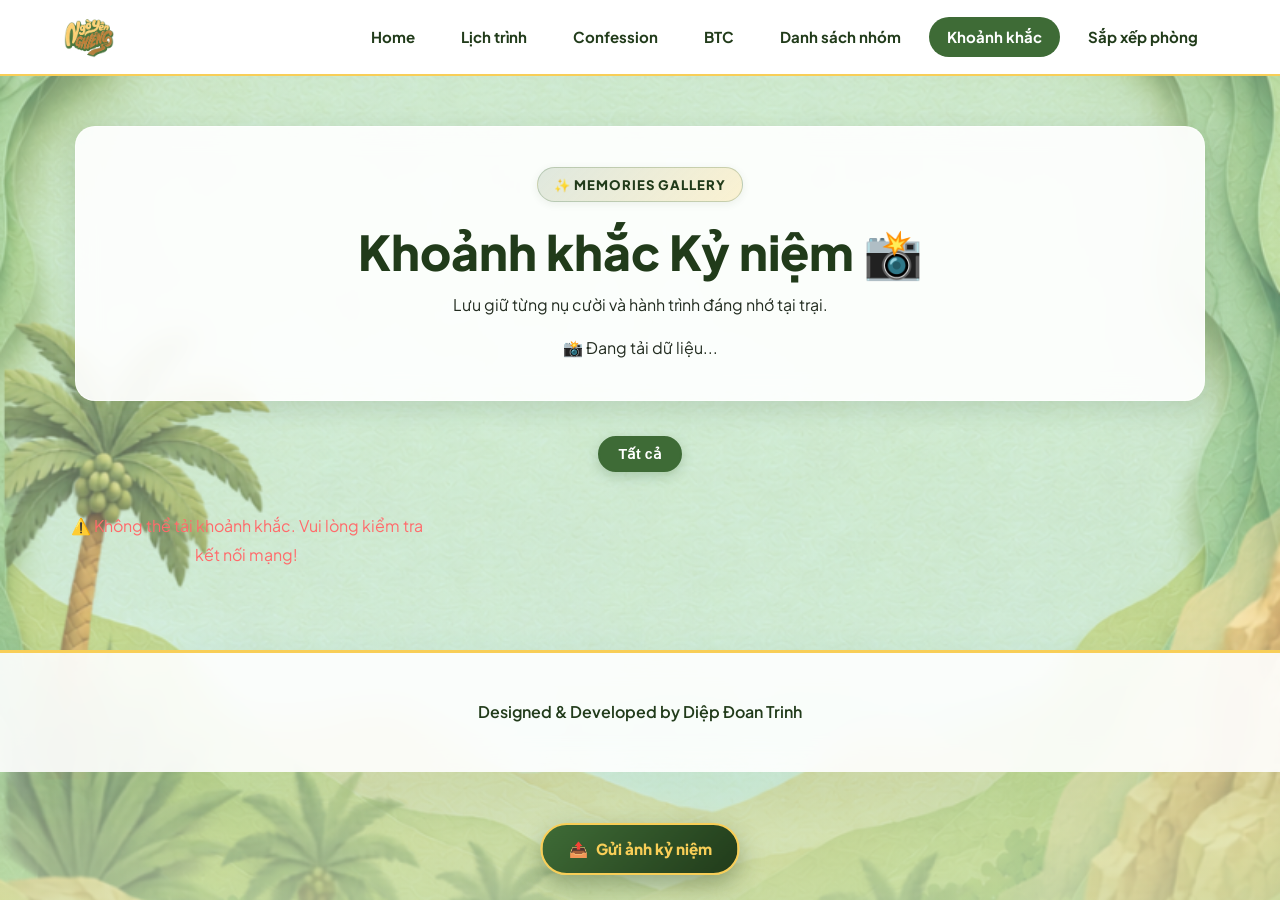
<file: pages/gallery.html>
<!DOCTYPE html>
<html lang="vi">

<head>
    <meta charset="UTF-8">
    <meta name="viewport" content="width=device-width, initial-scale=1.0">
    <title>Khoảnh Khắc - NGỜ YÊN NGHIÊNG</title>

    <link rel="stylesheet" href="../style.css">
    <link rel="icon" href="../images/icon.png">
    <link rel="apple-touch-icon" href="../images/icon.png">
    <link rel="manifest" href="../manifest.json">

    <meta name="theme-color" content="#123b8d">
    <meta name="apple-mobile-web-app-capable" content="yes">
    <meta name="apple-mobile-web-app-status-bar-style" content="black-translucent">
    <meta name="apple-mobile-web-app-title" content="BTN LX">
</head>

<body>
    <header>
        <nav>
            <div class="logo">
                <a href="../index.html">
                    <img src="../images/logo.png" alt="NGỜ YÊN NGHIÊNG">
                </a>
            </div>

            <button class="menu-toggle" type="button" aria-label="Toggle Navigation">☰</button>

            <div class="menu">
                <a href="../index.html">Home</a>
                <a href="schedule.html">Lịch trình</a>
                <a href="confession.html">Confession</a>
                <a href="btc.html">BTC</a>
                <a href="groups.html">Danh sách nhóm</a>
                <a href="gallery.html" class="active">Khoảnh khắc</a>
                <a href="room.html">Sắp xếp phòng</a>
            </div>
        </nav>
    </header>

    <main class="container">
        <section class="page-title glass text-center">
            <span class="page-title-badge">✨ MEMORIES GALLERY</span>
            <h1>Khoảnh khắc Kỷ niệm 📸</h1>
            <p>Lưu giữ từng nụ cười và hành trình đáng nhớ tại trại.</p>
            <div id="postCount" class="gallery-count-pill" style="margin-top:15px;">
                📸 Đang tải dữ liệu...
            </div>
        </section>

        <!-- Thanh lọc Hashtag -->
        <!-- Thanh lọc theo Ngày (Tự động sinh nút) -->
        <div class="filter-hashtags" id="filterContainer">
            <button class="tag-btn active" data-filter="all">Tất cả</button>
        </div>

        <section class="gallery-feed">
            <div id="posts" class="posts-grid">
                <!-- Đặt trực tiếp các skeleton card vào posts-grid -->
                <div class="skeleton-card">
                    <div class="skeleton-header">
                        <div class="skeleton-avatar shimmer"></div>
                        <div class="skeleton-info">
                            <div class="skeleton-text-lg shimmer"></div>
                            <div class="skeleton-text-sm shimmer"></div>
                        </div>
                    </div>
                    <div class="skeleton-media shimmer"></div>
                    <div class="skeleton-caption shimmer"></div>
                </div>

                <div class="skeleton-card">
                    <div class="skeleton-header">
                        <div class="skeleton-avatar shimmer"></div>
                        <div class="skeleton-info">
                            <div class="skeleton-text-lg shimmer"></div>
                            <div class="skeleton-text-sm shimmer"></div>
                        </div>
                    </div>
                    <div class="skeleton-media shimmer" style="height:260px;"></div>
                    <div class="skeleton-caption shimmer"></div>
                </div>

                <div class="skeleton-card">
                    <div class="skeleton-header">
                        <div class="skeleton-avatar shimmer"></div>
                        <div class="skeleton-info">
                            <div class="skeleton-text-lg shimmer"></div>
                            <div class="skeleton-text-sm shimmer"></div>
                        </div>
                    </div>
                    <div class="skeleton-media shimmer" style="height:180px;"></div>
                    <div class="skeleton-caption shimmer"></div>
                </div>
            </div>
        </section>

        <!-- Nút gửi ảnh floating -->
        <a href="https://forms.gle/Zti5JjRxk8KxdCaSA" target="_blank" rel="noopener" class="floating-upload-btn"
            title="Đăng ảnh ngay">
            <span class="fab-icon">📤</span>
            <span class="fab-text">Gửi ảnh kỷ niệm</span>
        </a>
    </main>

    <!-- Modal Phóng To Ảnh -->
    <div id="imageModal" class="image-modal">
        <span class="close-modal">&times;</span>
        <img class="modal-content" id="modalImg" alt="Xem phóng to">
    </div>

    <!-- Toast thông báo -->
    <div id="toast" class="toast-msg">🔗 Đã sao chép liên kết bài viết!</div>

    <footer>
        <p>Designed & Developed by Diệp Đoan Trinh</p>
    </footer>

    <script>
        // 1. Quản lý Toggle Navigation Mobile
        const toggle = document.querySelector(".menu-toggle");
        const menu = document.querySelector(".menu");

        toggle.addEventListener("click", () => {
            menu.classList.toggle("show");
            toggle.textContent = menu.classList.contains("show") ? "✕" : "☰";
        });

        document.addEventListener("click", (e) => {
            if (!menu.contains(e.target) && !toggle.contains(e.target)) {
                menu.classList.remove("show");
                toggle.textContent = "☰";
            }
        });

        // 2. Cấu hình API & Dữ liệu
        const scriptURL = "https://script.google.com/macros/s/AKfycbwVg5aw6KhDB6nnQWD1vvGBPIZVnJcka5BItjkbGLsp8-G0bruh3FXhsmv1iAk0kUvkeg/exec?action=gallery";
        const avatars = ["🏕️", "🔥", "🌻", "🌟", "📸", "🎒", "⛺"];

        function getRandomAvatar(name) {
            let charCode = 0;
            for (let i = 0; i < name.length; i++) charCode += name.charCodeAt(i);
            return avatars[charCode % avatars.length];
        }

        // 💡 HÀM MỚI 1: Phân tích và định dạng ngày tháng an toàn
        function parsePostDate(timeStr) {
            if (!timeStr) return null;

            let d = new Date(timeStr);

            // Xử lý chuỗi ngày dạng DD/MM/YYYY hoặc DD-MM-YYYY
            if (isNaN(d.getTime()) && typeof timeStr === 'string') {
                const match = timeStr.match(/(\d{1,2})[\/\-](\d{1,2})[\/\-]?(\d{4})?/);
                if (match) {
                    const day = match[1].padStart(2, '0');
                    const month = match[2].padStart(2, '0');
                    const year = match[3] || new Date().getFullYear();
                    d = new Date(`${year}-${month}-${day}`);
                }
            }

            if (isNaN(d.getTime())) return null;

            const day = String(d.getDate()).padStart(2, '0');
            const month = String(d.getMonth() + 1).padStart(2, '0');
            const hours = String(d.getHours()).padStart(2, '0');
            const mins = String(d.getMinutes()).padStart(2, '0');

            const weekdays = ["CN", "T2", "T3", "T4", "T5", "T6", "T7"];
            const weekday = weekdays[d.getDay()];

            return {
                filterValue: `${day}/${month}`,                  // Giá trị lọc: 27/07
                label: `${weekday} ${day}/${month}`,            // Nhãn hiển thị trên nút: T2 27/07
                displayTime: `${hours}:${mins}, ${day}/${month}`, // Thời gian hiển thị trên bài viết
                timestamp: d.getTime()
            };
        }

        // 💡 HÀM MỚI 2: Tự động render danh sách các nút lọc theo ngày đăng
        function renderDynamicFilterButtons(postsData) {
            const container = document.getElementById("filterContainer");
            if (!container) return;

            const dateMap = new Map();

            // Lọc ra danh sách các ngày duy nhất có bài viết
            postsData.forEach(post => {
                const dateInfo = parsePostDate(post.time);
                if (dateInfo && !dateMap.has(dateInfo.filterValue)) {
                    dateMap.set(dateInfo.filterValue, dateInfo);
                }
            });

            // Sắp xếp các ngày theo thứ tự thời gian tăng dần
            const sortedDates = Array.from(dateMap.values()).sort((a, b) => a.timestamp - b.timestamp);

            // Tạo nút HTML
            let buttonsHTML = `<button class="tag-btn active" data-filter="all">Tất cả</button>`;
            sortedDates.forEach(d => {
                buttonsHTML += `<button class="tag-btn" data-filter="${d.filterValue}">${d.label}</button>`;
            });

            container.innerHTML = buttonsHTML;
        }

        // 3. Tải bài viết từ Google Sheet
        function loadPosts() {
            const likedPosts = JSON.parse(localStorage.getItem("liked_gallery_posts") || "[]");

            fetch(scriptURL)
                .then(res => res.json())
                .then(data => {
                    const posts = document.getElementById("posts");
                    document.getElementById("postCount").innerHTML = `✨ <strong>${data.length}</strong> khoảnh khắc đã chia sẻ`;

                    if (!data || data.length === 0) {
                        posts.innerHTML = `<p class="text-center" style="width:100%; color:#fff;">Chưa có ảnh nào được đăng.</p>`;
                        return;
                    }

                    // ⚡ Tự động tạo nút lọc ngày từ dữ liệu lấy về
                    renderDynamicFilterButtons(data);

                    let htmlContent = "";

                    data.forEach((post, idx) => {
                        const postId = post.id || `post-${idx}`;
                        const isLiked = likedPosts.includes(postId);

                        const dateInfo = parsePostDate(post.time);
                        const filterDate = dateInfo ? dateInfo.filterValue : "";
                        const displayTime = dateInfo ? dateInfo.displayTime : "Mới đây";

                        // Tạo HTML ảnh
                        let imageHTML = "";
                        if (!post.images || post.images.length === 0) {
                            imageHTML = "";
                        } else if (post.images.length === 1) {
                            imageHTML = `
                                <div class="post-media" data-post-id="${postId}">
                                    <img src="${post.images[0]}" class="post-image zoomable" loading="lazy" alt="Ảnh kỷ niệm">
                                </div>
                            `;
                        } else {
                            const safeImages = JSON.stringify(post.images).replace(/'/g, "&apos;");
                            imageHTML = `
                                <div class="post-media slider" data-post-id="${postId}" data-images='${safeImages}'>
                                    <button class="slider-btn prev" type="button">‹</button>
                                    <img src="${post.images[0]}" class="slider-image zoomable" loading="lazy" alt="Ảnh kỷ niệm">
                                    <button class="slider-btn next" type="button">›</button>
                                    <div class="slider-counter">1 / ${post.images.length} 📸</div>
                                </div>
                            `;
                        }

                        const avatarEmoji = getRandomAvatar(post.name || "Trại sinh");
                        const initialLikes = post.likes || 0;

                        htmlContent += `
                            <article class="post-card glass" data-id="${postId}" data-date="${filterDate}">
                                <header class="post-card-header">
                                    <div class="user-avatar-wrap">
                                        <div class="user-avatar">${avatarEmoji}</div>
                                    </div>
                                    <div class="user-info">
                                        <strong class="user-name">${post.name || "Trại sinh ẩn danh"}</strong>
                                        <span class="post-time">🕒 ${displayTime}</span>
                                    </div>
                                </header>
    
                                ${imageHTML}
    
                                <div class="post-card-body">
                                    <p class="post-caption">${post.caption || ""}</p>
                                </div>
    
                                <footer class="post-card-footer">
                                    <div class="action-btns-group">
                                        <button class="action-btn like-btn ${isLiked ? 'liked' : ''}" onclick="toggleLike(this, '${postId}')">
                                            <span class="heart-icon">❤️</span> 
                                            <span class="like-count" data-count="${initialLikes}">${initialLikes}</span>
                                        </button>
                                    </div>
                                </footer>
                            </article>
                        `;
                    });

                    posts.innerHTML = htmlContent;

                    initSliders();
                    initLightbox();
                    initDoubleTapToLike();
                    initTagFilter(); // Gán lại sự kiện lọc cho các nút mới tạo
                })
                .catch(err => {
                    console.error("Lỗi tải Gallery:", err);
                    document.getElementById("posts").innerHTML = `<p class="error-msg" style="color:#ff6b6b; text-align: center; width: 100%;">⚠️ Không thể tải khoảnh khắc. Vui lòng kiểm tra kết nối mạng!</p>`;
                });
        }

        // 4. Lọc bài viết theo Ngày
        function initTagFilter() {
            const filterBtns = document.querySelectorAll(".tag-btn");

            filterBtns.forEach(btn => {
                btn.onclick = () => {
                    filterBtns.forEach(b => b.classList.remove("active"));
                    btn.classList.add("active");

                    const filterValue = btn.getAttribute("data-filter");
                    const postCards = document.querySelectorAll(".post-card");

                    postCards.forEach(card => {
                        const cardDate = card.getAttribute("data-date") || "";

                        if (filterValue === "all" || cardDate === filterValue) {
                            card.style.display = "block";
                        } else {
                            card.style.display = "none";
                        }
                    });
                };
            });
        }

        // 5. Thả tim Double Tap vào ảnh
        function initDoubleTapToLike() {
            document.querySelectorAll(".post-media").forEach(mediaEl => {
                let lastTap = 0;
                mediaEl.addEventListener("click", function (e) {
                    if (e.target.classList.contains("slider-btn")) return;

                    const currentTime = new Date().getTime();
                    const tapLength = currentTime - lastTap;

                    if (tapLength < 300 && tapLength > 0) {
                        createHeartPop(this);
                        const card = this.closest(".post-card");
                        const likeBtn = card.querySelector(".like-btn");
                        if (!likeBtn.classList.contains("liked")) {
                            toggleLike(likeBtn, card.dataset.id);
                        }
                    }
                    lastTap = currentTime;
                });
            });
        }

        function createHeartPop(container) {
            const heart = document.createElement("div");
            heart.className = "heart-overlay";
            heart.innerHTML = "💖";
            container.appendChild(heart);

            setTimeout(() => {
                heart.remove();
            }, 800);
        }

        // 6. Xử lý Slide Ảnh (Đã bổ sung tính năng Vuốt / Swipe gesture)
        function initSliders() {
            document.querySelectorAll(".slider").forEach(slider => {
                const images = JSON.parse(slider.dataset.images);
                let index = 0;
                const img = slider.querySelector(".slider-image");
                const counter = slider.querySelector(".slider-counter");

                // Hàm cập nhật ảnh & số thứ tự
                const updateSlider = () => {
                    img.src = images[index];
                    counter.textContent = `${index + 1} / ${images.length} 📸`;
                };

                // Click nút Next / Prev
                slider.querySelector(".next").onclick = (e) => {
                    e.stopPropagation();
                    index = (index + 1) % images.length;
                    updateSlider();
                };

                slider.querySelector(".prev").onclick = (e) => {
                    e.stopPropagation();
                    index = (index - 1 + images.length) % images.length;
                    updateSlider();
                };

                // --- Xử lý thói quen vuốt (Swipe Gesture) ---
                let touchStartX = 0;
                let touchStartY = 0;

                slider.addEventListener("touchstart", (e) => {
                    touchStartX = e.changedTouches[0].clientX;
                    touchStartY = e.changedTouches[0].clientY;
                }, { passive: true });

                slider.addEventListener("touchend", (e) => {
                    const touchEndX = e.changedTouches[0].clientX;
                    const touchEndY = e.changedTouches[0].clientY;

                    const diffX = touchEndX - touchStartX;
                    const diffY = touchEndY - touchStartY;
                    const minSwipeDistance = 40; // Khoảng cách vuốt tối thiểu (px) để nhận diện

                    // Chỉ kích hoạt đổi ảnh nếu vuốt ngang nhiều hơn vuốt dọc (tránh bị nhầm khi người dùng cuộn trang)
                    if (Math.abs(diffX) > Math.abs(diffY) && Math.abs(diffX) > minSwipeDistance) {
                        if (diffX < 0) {
                            // Vuốt sang trái -> Xem ảnh tiếp theo
                            index = (index + 1) % images.length;
                        } else {
                            // Vuốt sang phải -> Xem ảnh phía trước
                            index = (index - 1 + images.length) % images.length;
                        }
                        updateSlider();
                    }
                }, { passive: true });
            });
        }

        // 7. Lightbox Phóng To Ảnh
        function initLightbox() {
            const modal = document.getElementById("imageModal");
            const modalImg = document.getElementById("modalImg");
            const closeBtn = document.querySelector(".close-modal");

            document.querySelectorAll(".zoomable").forEach(img => {
                img.onclick = function () {
                    modal.style.display = "flex";
                    modalImg.src = this.src;
                }
            });

            closeBtn.onclick = () => modal.style.display = "none";
            modal.onclick = (e) => {
                if (e.target === modal) modal.style.display = "none";
            };
        }

        // 8. Xử lý Thả Tim & Lưu LocalStorage
        function toggleLike(btn, postId) {
            btn.classList.toggle("liked");
            const countSpan = btn.querySelector(".like-count");
            let currentLikes = parseInt(countSpan.dataset.count || 0);

            let likedPosts = JSON.parse(localStorage.getItem("liked_gallery_posts") || "[]");

            if (btn.classList.contains("liked")) {
                currentLikes += 1;
                if (!likedPosts.includes(postId)) likedPosts.push(postId);
                showToast("❤️ Đã thả tim bài viết!");
            } else {
                currentLikes = Math.max(0, currentLikes - 1);
                likedPosts = likedPosts.filter(id => id !== postId);
            }

            countSpan.dataset.count = currentLikes;
            countSpan.textContent = currentLikes;
            localStorage.setItem("liked_gallery_posts", JSON.stringify(likedPosts));

            fetch(scriptURL, {
                method: "POST",
                mode: "no-cors",
                headers: { "Content-Type": "text/plain" },
                body: JSON.stringify({ action: "like", postId: postId })
            }).catch(err => console.log("Lỗi lưu tim:", err));
        }

        // 9. Hiển thị Toast
        function showToast(message) {
            const toast = document.getElementById("toast");
            toast.textContent = message;
            toast.classList.add("show");
            setTimeout(() => {
                toast.classList.remove("show");
            }, 2500);
        }

        // Khởi chạy khi load trang
        document.addEventListener("DOMContentLoaded", loadPosts);
    </script>

    <!-- 10. Đăng ký Service Worker -->
    <script>
        if ('serviceWorker' in navigator) {
            window.addEventListener('load', () => {
                navigator.serviceWorker.register('../sw.js')
                    .then(reg => console.log('SW đã đăng ký thành công!'))
                    .catch(err => console.log('Lỗi đăng ký SW:', err));
            });
        }
    </script>
</body>

</html>
</file>
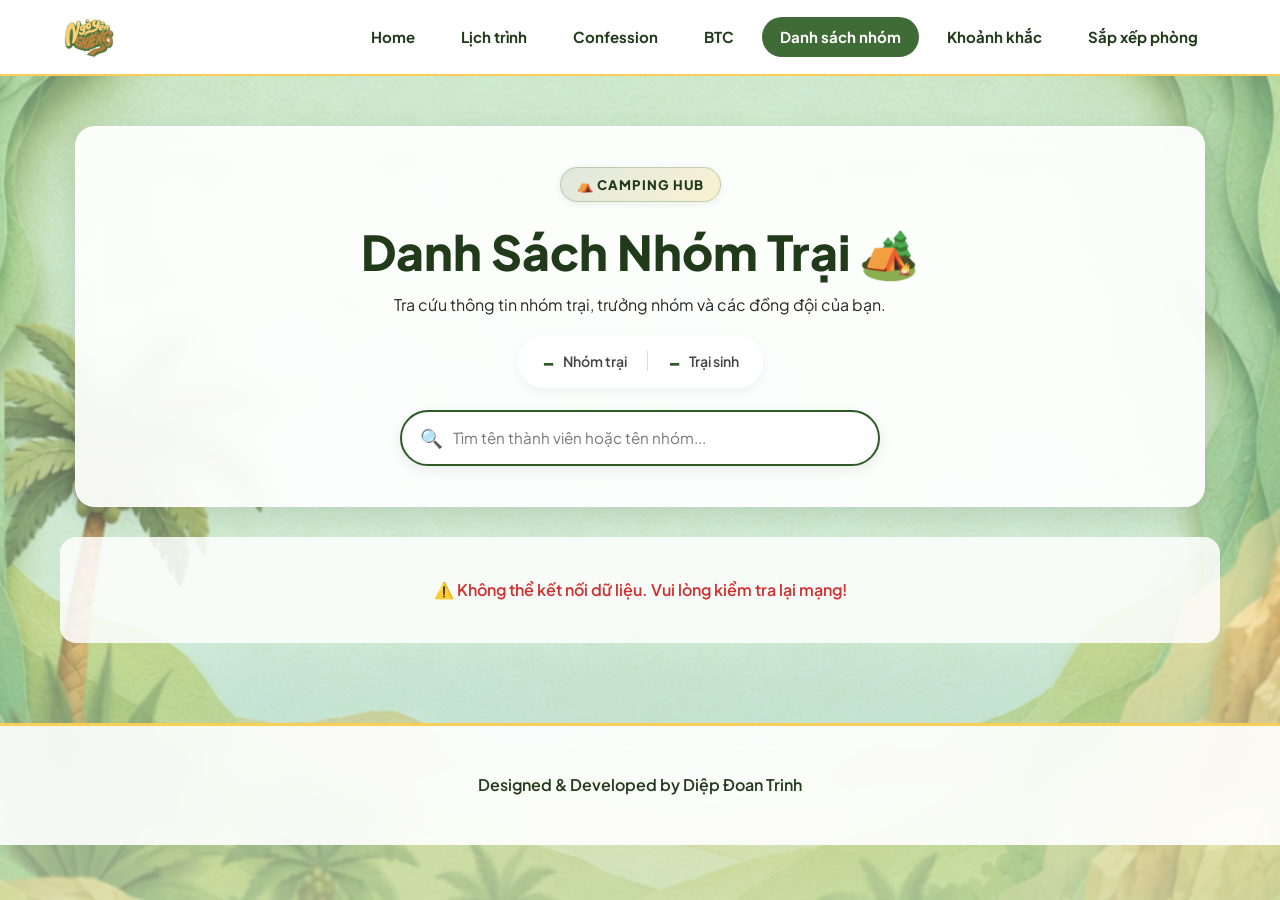
<file: pages/groups.html>
<!DOCTYPE html>
<html lang="vi">

<head>
    <meta charset="UTF-8">
    <meta name="viewport" content="width=device-width, initial-scale=1.0">
    <title>Danh Sách Nhóm - NGỜ YÊN NGHIÊNG</title>

    <link rel="stylesheet" href="../style.css">
    <link rel="icon" href="../images/icon.png">
    <link rel="apple-touch-icon" href="../images/icon.png">
    <link rel="manifest" href="../manifest.json">

    <meta name="theme-color" content="#123b8d">
    <meta name="apple-mobile-web-app-capable" content="yes">
    <meta name="apple-mobile-web-app-status-bar-style" content="black-translucent">
    <meta name="apple-mobile-web-app-title" content="BTN LX">

    <style>
        /* ==========================================
           FIX TRIỆT ĐỂ Ô TÌM KIẾM (SINGLE CAPSULE FLEXBOX)
           ========================================== */
        .search-wrapper {
            margin-top: 22px;
            display: flex;
            justify-content: center;
            width: 100%;
            background: transparent !important;
            box-shadow: none !important;
            padding: 0 !important;
            border: none !important;
        }

        .search-box-v2 {
            display: flex !important;
            align-items: center !important;
            width: 100% !important;
            max-width: 480px !important;
            background: #ffffff !important;
            border: 2px solid #2d5a27 !important;
            border-radius: 30px !important;
            padding: 4px 18px !important;
            box-shadow: 0 4px 15px rgba(0, 0, 0, 0.08) !important;
            transition: all 0.25s ease !important;
        }

        .search-box-v2:focus-within {
            border-color: #4b783f !important;
            box-shadow: 0 6px 20px rgba(45, 90, 39, 0.25) !important;
            transform: translateY(-1px);
        }

        .search-icon {
            font-size: 1.15rem !important;
            margin-right: 10px !important;
            user-select: none !important;
            display: flex !important;
            align-items: center !important;
            justify-content: center !important;
            line-height: 1 !important;
        }

        .search-box-v2 input {
            flex: 1 !important;
            width: 100% !important;
            border: none !important;
            outline: none !important;
            background: transparent !important;
            padding: 10px 0 !important;
            color: #1a1a1a !important;
            font-size: 0.95rem !important;
            font-weight: 500 !important;
            box-shadow: none !important;
            border-radius: 0 !important;
        }

        .search-box-v2 input::placeholder {
            color: #777777 !important;
            font-weight: 400 !important;
        }

        /* Thống kê nhanh */
        .quick-stats {
            display: inline-flex;
            align-items: center;
            justify-content: center;
            gap: 20px;
            background: rgba(255, 255, 255, 0.9);
            padding: 10px 24px;
            border-radius: 30px;
            box-shadow: 0 4px 15px rgba(0, 0, 0, 0.05);
            margin-top: 15px;
        }

        .stat-item {
            display: flex;
            align-items: center;
            gap: 8px;
        }

        .stat-num {
            font-size: 1.3rem;
            font-weight: 800;
            color: #2d5a27;
        }

        .stat-label {
            font-size: 0.88rem;
            font-weight: 600;
            color: #444;
        }

        .stat-divider {
            width: 1px;
            height: 20px;
            background: #ddd;
        }

        /* Lưới Thẻ Nhóm */
        .groups-grid {
            display: grid;
            grid-template-columns: repeat(auto-fill, minmax(300px, 1fr));
            gap: 22px;
            margin-top: 30px;
        }

        /* Thẻ Nhóm (Group Card) */
        .group-card {
            background: rgba(255, 255, 255, 0.92);
            border-radius: 18px;
            padding: 20px;
            border: 1px solid rgba(45, 90, 39, 0.15);
            box-shadow: 0 6px 18px rgba(0, 0, 0, 0.05);
            display: flex;
            flex-direction: column;
            gap: 14px;
            transition: transform 0.25s ease, box-shadow 0.25s ease;
        }

        .group-card:hover {
            transform: translateY(-4px);
            box-shadow: 0 10px 24px rgba(0, 0, 0, 0.1);
        }

        .card-header {
            display: flex;
            justify-content: space-between;
            align-items: center;
            border-bottom: 1px dashed rgba(0, 0, 0, 0.1);
            padding-bottom: 10px;
        }

        .group-badge {
            color: #ffffff;
            padding: 6px 14px;
            border-radius: 20px;
            font-weight: 700;
            font-size: 0.92rem;
            display: inline-flex;
            align-items: center;
            gap: 6px;
        }

        /* 🎨 Bộ 8 màu Badge dành cho 8 Nhóm Trại */
        .group-badge.badge-green {
            background-color: #2d5a27 !important;
        }

        /* Nhóm 1: Xanh lá */
        .group-badge.badge-red {
            background-color: #c62828 !important;
        }

        /* Nhóm 2: Đỏ */
        .group-badge.badge-blue {
            background-color: #1565c0 !important;
        }

        /* Nhóm 3: Xanh dương */
        .group-badge.badge-orange {
            background-color: #ef6c00 !important;
        }

        /* Nhóm 4: Cam */
        .group-badge.badge-purple {
            background-color: #6a1b9a !important;
        }

        /* Nhóm 5: Tím */
        .group-badge.badge-yellow {
            background-color: #fbc02d !important;
            color: #222 !important;
        }

        /* Nhóm 6: Vàng */
        .group-badge.badge-pink {
            background-color: #d81b60 !important;
        }

        /* Nhóm 7: Hồng */
        .group-badge.badge-teal {
            background-color: #00838f !important;
        }

        /* Nhóm 8: Xanh ngọc */

        .group-badge .dot {
            width: 8px;
            height: 8px;
            background-color: #ffeb3b;
            border-radius: 50%;
            display: inline-block;
        }

        .member-count {
            font-size: 0.82rem;
            font-weight: 700;
            color: #2d5a27;
            background: #e8f5e9;
            padding: 4px 10px;
            border-radius: 12px;
        }

        /* Khung Trưởng Nhóm */
        .leader-box {
            background: linear-gradient(135deg, #fffdf0, #fff3cd);
            border: 1px solid #ffeeba;
            border-radius: 12px;
            padding: 10px 14px;
            display: flex;
            align-items: center;
            gap: 12px;
        }

        .leader-box .crown {
            font-size: 1.5rem;
        }

        .leader-info .role {
            font-size: 0.72rem;
            text-transform: uppercase;
            color: #856404;
            font-weight: 800;
            letter-spacing: 0.5px;
            display: block;
        }

        .leader-info .name {
            font-size: 1rem;
            color: #222222;
            font-weight: 700;
        }

        /* Danh sách Thành viên */
        .members-section h4 {
            font-size: 0.85rem;
            color: #2d5a27;
            margin-bottom: 8px;
            text-transform: uppercase;
            letter-spacing: 0.5px;
            font-weight: 700;
        }

        .members-chips {
            display: flex;
            flex-wrap: wrap;
            gap: 6px;
        }

        .chip {
            background: #f1f8e9;
            color: #1b5e20;
            padding: 5px 12px;
            border-radius: 16px;
            font-size: 0.85rem;
            font-weight: 600;
            border: 1px solid rgba(45, 90, 39, 0.12);
        }

        .loading-state,
        .no-results {
            grid-column: 1 / -1;
            text-align: center;
            padding: 40px 20px;
            background: rgba(255, 255, 255, 0.85);
            border-radius: 16px;
            color: #2d5a27;
            font-weight: 600;
        }

        .spinner {
            border: 4px solid rgba(0, 0, 0, 0.1);
            width: 36px;
            height: 36px;
            border-radius: 50%;
            border-left-color: #2d5a27;
            animation: spin 1s linear infinite;
            margin: 0 auto 12px auto;
        }

        @keyframes spin {
            0% {
                transform: rotate(0deg);
            }

            100% {
                transform: rotate(360deg);
            }
        }
    </style>
</head>

<body>
    <header>
        <nav>
            <div class="logo">
                <a href="../index.html">
                    <img src="../images/logo.png" alt="NGỜ YÊN NGHIÊNG">
                </a>
            </div>

            <button class="menu-toggle" aria-label="Toggle Navigation">☰</button>

            <div class="menu">
                <a href="../index.html">Home</a>
                <a href="schedule.html">Lịch trình</a>
                <a href="confession.html">Confession</a>
                <a href="btc.html">BTC</a>
                <a href="groups.html" class="active">Danh sách nhóm</a>
                <a href="gallery.html">Khoảnh khắc</a>
                <a href="room.html">Sắp xếp phòng</a>
            </div>
        </nav>
    </header>

    <main class="container">
        <section class="page-title glass text-center">
            <span class="page-title-badge">⛺ CAMPING HUB</span>
            <h1>Danh Sách Nhóm Trại 🏕️</h1>
            <p>Tra cứu thông tin nhóm trại, trưởng nhóm và các đồng đội của bạn.</p>

            <div class="quick-stats">
                <div class="stat-item">
                    <span class="stat-num" id="statGroups">-</span>
                    <span class="stat-label">Nhóm trại</span>
                </div>
                <div class="stat-divider"></div>
                <div class="stat-item">
                    <span class="stat-num" id="statCampers">-</span>
                    <span class="stat-label">Trại sinh</span>
                </div>
            </div>

            <div class="search-wrapper">
                <div class="search-box-v2">
                    <span class="search-icon">🔍</span>
                    <input type="text" id="searchInput" placeholder="Tìm tên thành viên hoặc tên nhóm...">
                </div>
            </div>
        </section>

        <section class="groups-grid" id="groupsGrid">
            <div class="loading-state">
                <div class="spinner"></div>
                <p>⏳ Đang tải dữ liệu danh sách nhóm...</p>
            </div>
        </section>
    </main>

    <footer>
        <p>Designed & Developed by Diệp Đoan Trinh</p>
    </footer>

    <script>
        // 1. Quản lý Menu Toggle Mobile
        const toggle = document.querySelector(".menu-toggle");
        const menu = document.querySelector(".menu");

        toggle.addEventListener("click", () => {
            menu.classList.toggle("show");
            toggle.textContent = menu.classList.contains("show") ? "✕" : "☰";
        });

        document.addEventListener("click", (e) => {
            if (!menu.contains(e.target) && !toggle.contains(e.target)) {
                menu.classList.remove("show");
                toggle.textContent = "☰";
            }
        });

        // 2. Cấu hình SCRIPT_URL
        const SCRIPT_URL = "https://script.google.com/macros/s/AKfycbwVg5aw6KhDB6nnQWD1vvGBPIZVnJcka5BItjkbGLsp8-G0bruh3FXhsmv1iAk0kUvkeg/exec?action=groups";

        // 3. Hàm tải dữ liệu Nhóm từ Google Sheet
        async function fetchGroupsData() {
            const grid = document.getElementById("groupsGrid");

            try {
                const response = await fetch(SCRIPT_URL);
                const data = await response.json();

                grid.innerHTML = "";

                if (!data || data.length === 0) {
                    grid.innerHTML = `<div class="no-results">❌ Chưa có dữ liệu nhóm trại.</div>`;
                    document.getElementById("statGroups").textContent = "0";
                    document.getElementById("statCampers").textContent = "0";
                    return;
                }

                let totalCampers = 0;
                document.getElementById("statGroups").textContent = data.length;

                data.forEach((group, index) => {
                    const memberCount = (group.members ? group.members.length : 0) + (group.leader ? 1 : 0);
                    totalCampers += memberCount;

                    const membersHtml = group.members && group.members.length > 0
                        ? group.members.map(m => `<span class="chip">${m}</span>`).join('')
                        : '<span class="chip">Đang cập nhật...</span>';

                    const cardHtml = `
                        <div class="group-card" data-group="nhom-${index + 1}">
                            <div class="card-header">
                                <span class="group-badge ${group.color || 'badge-green'}">
                                    <span class="dot"></span> ${group.name}
                                </span>
                                <span class="member-count">👥 ${memberCount} Thành viên</span>
                            </div>
                            <div class="leader-box">
                                <span class="crown">👑</span>
                                <div class="leader-info">
                                    <span class="role">Trưởng nhóm</span>
                                    <strong class="name">${group.leader || 'Chưa phân công'}</strong>
                                </div>
                            </div>
                            <div class="members-section">
                                <h4>Thành viên</h4>
                                <div class="members-chips">
                                    ${membersHtml}
                                </div>
                            </div>
                        </div>
                    `;
                    grid.insertAdjacentHTML("beforeend", cardHtml);
                });

                document.getElementById("statCampers").textContent = totalCampers;
                initSearch();

            } catch (error) {
                console.error("Lỗi tải danh sách nhóm:", error);
                grid.innerHTML = `<div class="no-results" style="color: #d32f2f;">⚠️ Không thể kết nối dữ liệu. Vui lòng kiểm tra lại mạng!</div>`;
            }
        }

        // Hàm loại bỏ dấu tiếng Việt (đặt ra ngoài để dùng chung và tối ưu hiệu năng)
        const removeAccents = (str) => str ? str.normalize("NFD").replace(/[\u0300-\u036f]/g, "").toLowerCase() : "";

        // 4. Hàm Lọc & Tìm kiếm Nhóm
        function initSearch() {
            const searchInput = document.getElementById("searchInput");
            const grid = document.getElementById("groupsGrid");

            searchInput.addEventListener("input", function () {
                // 1. Chuyển từ khóa gõ vào thành chuỗi KHÔNG DẤU
                const query = removeAccents(this.value.trim());
                const cards = document.querySelectorAll(".group-card");
                let visibleCount = 0;

                cards.forEach(card => {
                    // 2. Chuyển toàn bộ văn bản trong thẻ thành chuỗi KHÔNG DẤU
                    const text = removeAccents(card.textContent);

                    // 3. So sánh chuỗi không dấu với nhau
                    if (text.includes(query)) {
                        card.style.display = "flex";
                        visibleCount++;
                    } else {
                        card.style.display = "none";
                    }
                });

                let noResultEl = document.getElementById("noSearchResult");
                if (visibleCount === 0) {
                    if (!noResultEl) {
                        noResultEl = document.createElement("div");
                        noResultEl.id = "noSearchResult";
                        noResultEl.className = "no-results";
                        noResultEl.textContent = "🔍 Không tìm thấy thành viên hoặc nhóm phù hợp.";
                        grid.appendChild(noResultEl);
                    }
                    noResultEl.style.display = "block";
                } else if (noResultEl) {
                    noResultEl.style.display = "none";
                }
            });
        }

        document.addEventListener("DOMContentLoaded", fetchGroupsData);

        // 5. Đăng ký Service Worker
        if ('serviceWorker' in navigator) {
            window.addEventListener('load', () => {
                navigator.serviceWorker.register('../sw.js')
                    .then(reg => console.log('SW đã đăng ký thành công!'))
                    .catch(err => console.log('Lỗi đăng ký SW:', err));
            });
        }
    </script>
</body>

</html>
</file>
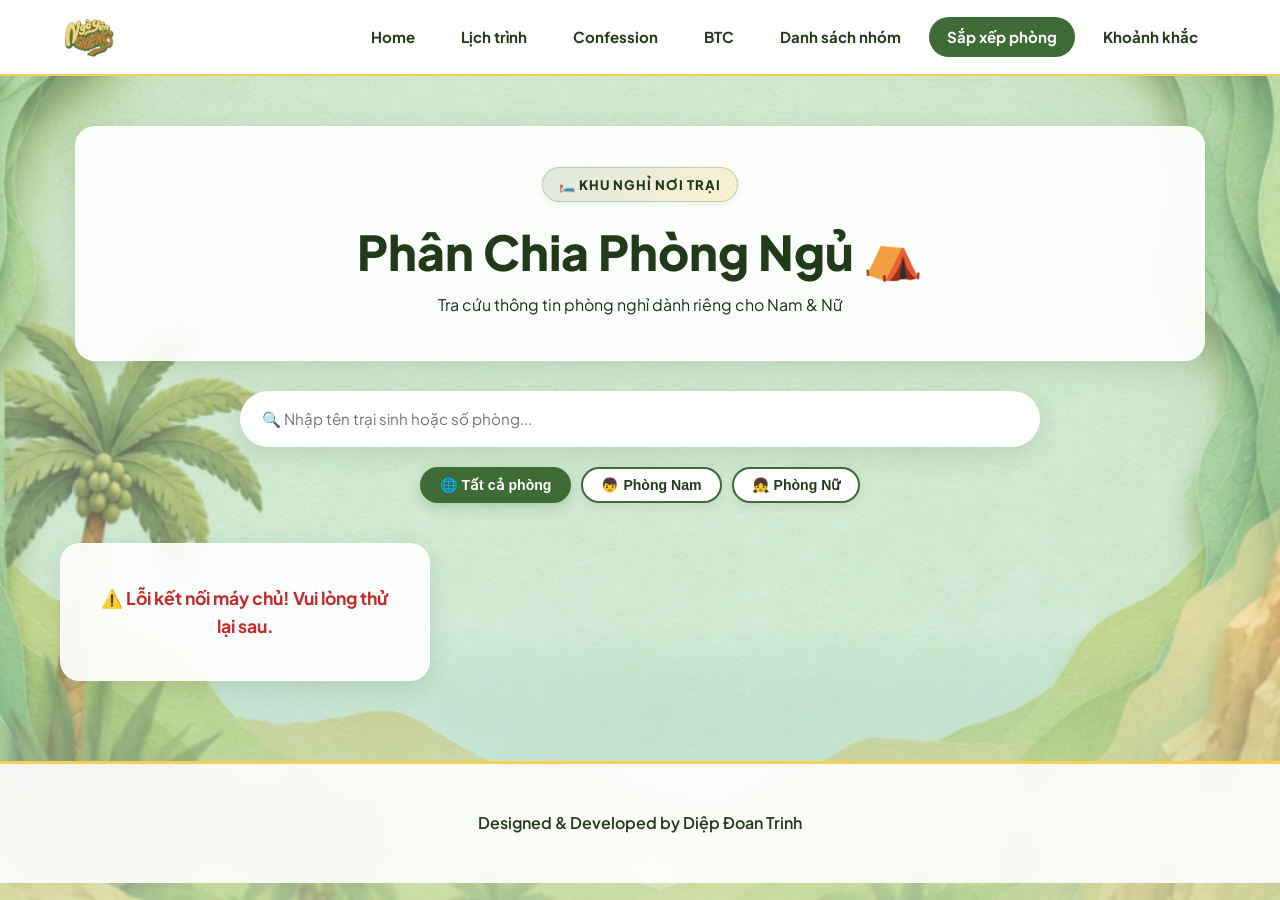
<file: pages/room.html>
<!DOCTYPE html>
<html lang="vi">

<head>
    <meta charset="UTF-8">
    <meta name="viewport" content="width=device-width, initial-scale=1.0">
    <title>Danh Sách Phòng Ngủ - NGỜ YÊN NGHIÊNG</title>

    <link rel="stylesheet" href="../style.css">
    <link rel="icon" href="../images/icon.png">
    <link rel="apple-touch-icon" href="../images/icon.png">
    <link rel="manifest" href="../manifest.json">

    <meta name="theme-color" content="#4c7840">
    <meta name="apple-mobile-web-app-capable" content="yes">
    <meta name="apple-mobile-web-app-status-bar-style" content="black-translucent">
    <meta name="apple-mobile-web-app-title" content="BTN LX">

    <style>
        .rooms-grid {
            display: grid;
            grid-template-columns: repeat(auto-fill, minmax(320px, 1fr));
            gap: 25px;
            margin-top: 25px;
        }

        .room-card {
            background: #ffffff;
            border-radius: 20px;
            padding: 24px;
            border: 1.5px solid rgba(62, 107, 54, 0.12);
            box-shadow: var(--shadow-paper);
            transition: var(--transition-smooth);
        }

        .room-card:hover {
            transform: translateY(-5px);
            box-shadow: var(--shadow-hover);
        }

        .room-header {
            display: flex;
            justify-content: space-between;
            align-items: center;
            margin-bottom: 16px;
            padding-bottom: 12px;
            border-bottom: 2px dashed #e2e8f0;
        }

        .room-badge {
            padding: 6px 14px;
            border-radius: 20px;
            font-weight: 800;
            font-size: 0.9rem;
            color: #ffffff;
            display: inline-flex;
            align-items: center;
            gap: 6px;
        }

        .badge-nam {
            background-color: #1565c0 !important;
            /* Xanh dương cho Nam */
        }

        .badge-nu {
            background-color: #c2185b !important;
            /* Hồng/Đỏ cho Nữ */
        }

        .room-count {
            font-size: 0.85rem;
            font-weight: 700;
            color: var(--color-green-dark);
            background: rgba(62, 107, 54, 0.1);
            padding: 4px 10px;
            border-radius: 12px;
        }

        .member-list {
            display: flex;
            flex-wrap: wrap;
            gap: 8px;
            margin-top: 10px;
        }

        .member-chip {
            background: rgba(62, 107, 54, 0.08);
            padding: 8px 14px;
            border-radius: 12px;
            font-size: 0.9rem;
            color: var(--color-text-main);
            font-weight: 600;
            display: flex;
            align-items: center;
            gap: 6px;
            width: 100%;
            justify-content: space-between;
        }

        .member-note {
            font-size: 0.78rem;
            color: #ffffff !important;
            font-weight: 800;
            background: linear-gradient(135deg, #ff9800 0%, #ed6c02 100%);
            padding: 3px 10px;
            border-radius: 12px;
            box-shadow: 0 2px 6px rgba(237, 108, 2, 0.35);
            letter-spacing: 0.3px;
            text-transform: uppercase;
        }

        .loading-box {
            text-align: center;
            padding: 40px;
            font-size: 1.1rem;
            color: var(--color-green-dark);
            font-weight: 700;
        }
    </style>
</head>

<body>
    <header>
        <nav>
            <div class="logo">
                <a href="../index.html">
                    <img src="../images/logo.png" alt="NGỜ YÊN NGHIÊNG">
                </a>
            </div>

            <button class="menu-toggle" aria-label="Toggle Navigation">☰</button>

            <div class="menu">
                <a href="../index.html">Home</a>
                <a href="schedule.html">Lịch trình</a>
                <a href="confession.html">Confession</a>
                <a href="btc.html">BTC</a>
                <a href="groups.html">Danh sách nhóm</a>
                <a href="rooms.html" class="active">Sắp xếp phòng</a>
                <a href="gallery.html">Khoảnh khắc</a>
            </div>
        </nav>
    </header>

    <main class="container">
        <section class="page-title glass text-center">
            <span class="page-title-badge">🛏️ KHU NGHỈ NƠI TRẠI</span>
            <h1>Phân Chia Phòng Ngủ ⛺</h1>
            <p>Tra cứu thông tin phòng nghỉ dành riêng cho Nam & Nữ</p>
        </section>

        <!-- Thanh Tìm Kiếm & Bộ Lọc -->
        <section style="max-width: 800px; margin: 0 auto 20px;">
            <div class="search-box-v2" style="margin-bottom: 15px;">
                <input type="text" id="searchInput" placeholder="🔍 Nhập tên trại sinh hoặc số phòng..."
                    oninput="filterRooms()">
            </div>

            <div class="filter-tags">
                <button class="tag-btn active" onclick="setGenderFilter('ALL', this)">🌐 Tất cả phòng</button>
                <button class="tag-btn" onclick="setGenderFilter('Nam', this)">👦 Phòng Nam</button>
                <button class="tag-btn" onclick="setGenderFilter('Nu', this)">👧 Phòng Nữ</button>
            </div>
        </section>

        <!-- Hiển thị Danh Sách Phòng -->
        <section id="roomsContainer" class="rooms-grid">
            <div class="loading-box glass">
                ⏳ Đang tải danh sách phòng...
            </div>
        </section>
    </main>

    <footer>
        <p>Designed & Developed by Diệp Đoan Trinh</p>
    </footer>

    <script>
        // Đường dẫn Google Apps Script Web App của dự án
        const SCRIPT_URL = "https://script.google.com/macros/s/AKfycbx3murkXOj-es6EJCfR1eOE1DEumsPaOCn_fM-JbCeiWBYDUjrC3u-CQb32yd-i0shNpg/exec";

        let allRoomsData = {};
        let currentGenderFilter = "ALL";

        document.addEventListener("DOMContentLoaded", () => {
            fetchRoomData();
            setupMobileMenu();
        });

        function fetchRoomData() {
            fetch(`${SCRIPT_URL}?action=get_rooms`)
                .then(res => res.json())
                .then(data => {
                    if (data.status === "success") {
                        groupRooms(data.data);
                        renderRooms();
                    } else {
                        showError("Không thể tải danh sách phòng!");
                    }
                })
                .catch(err => {
                    console.error("Lỗi fetch phòng:", err);
                    showError("Lỗi kết nối máy chủ! Vui lòng thử lại sau.");
                });
        }

        // Nhóm trại sinh theo từng số phòng & giới tính
        function groupRooms(flatList) {
            allRoomsData = {};
            flatList.forEach(item => {
                const key = `${item.gender}_${item.room}`;
                if (!allRoomsData[key]) {
                    allRoomsData[key] = {
                        roomName: item.room,
                        gender: item.gender,
                        members: []
                    };
                }
                allRoomsData[key].members.push({
                    name: item.name,
                    note: item.note
                });
            });
        }

        function renderRooms() {
            const container = document.getElementById("roomsContainer");
            const searchVal = document.getElementById("searchInput").value.toLowerCase().trim();
            container.innerHTML = "";

            const roomKeys = Object.keys(allRoomsData);

            if (roomKeys.length === 0) {
                container.innerHTML = `<div class="loading-box glass">Chưa có dữ liệu phòng ngủ.</div>`;
                return;
            }

            let hasMatches = false;

            roomKeys.forEach(key => {
                const room = allRoomsData[key];

                // Lọc theo giới tính
                if (currentGenderFilter !== "ALL" && room.gender !== currentGenderFilter) {
                    return;
                }

                // Lọc theo từ khóa tìm kiếm (tên phòng hoặc tên thành viên)
                const matchRoomName = room.roomName.toLowerCase().includes(searchVal);
                const matchedMembers = room.members.filter(m => m.name.toLowerCase().includes(searchVal));

                if (searchVal && !matchRoomName && matchedMembers.length === 0) {
                    return;
                }

                hasMatches = true;

                // Tạo thẻ HTML cho phòng
                const card = document.createElement("div");
                card.className = "room-card";

                const isNam = room.gender === "Nam";
                const badgeClass = isNam ? "badge-nam" : "badge-nu";
                const icon = isNam ? "👦" : "👧";
                const genderTitle = isNam ? "Phòng Nam" : "Phòng Nữ";

                let membersHTML = room.members.map((m, idx) => `
                    <div class="member-chip">
                        <span><strong>${idx + 1}.</strong> ${m.name}</span>
                        ${m.note ? `<span class="member-note">${m.note}</span>` : ""}
                    </div>
                `).join("");

                card.innerHTML = `
                    <div class="room-header">
                        <span class="room-badge ${badgeClass}">
                            ${icon} ${genderTitle} ${room.roomName}
                        </span>
                        <span class="room-count">${room.members.length} trại sinh</span>
                    </div>
                    <div class="member-list">
                        ${membersHTML}
                    </div>
                `;

                container.appendChild(card);
            });

            if (!hasMatches) {
                container.innerHTML = `<div class="loading-box glass">Không tìm thấy phòng hoặc trại sinh phù hợp!</div>`;
            }
        }

        function setGenderFilter(gender, btn) {
            currentGenderFilter = gender;
            document.querySelectorAll(".filter-tags .tag-btn").forEach(b => b.classList.remove("active"));
            btn.classList.add("active");
            renderRooms();
        }

        function filterRooms() {
            renderRooms();
        }

        function showError(msg) {
            const container = document.getElementById("roomsContainer");
            container.innerHTML = `<div class="loading-box glass" style="color: #c62828;">⚠️ ${msg}</div>`;
        }

        function setupMobileMenu() {
            const toggle = document.querySelector(".menu-toggle");
            const menu = document.querySelector(".menu");
            if (toggle && menu) {
                toggle.addEventListener("click", () => {
                    menu.classList.toggle("show");
                    toggle.textContent = menu.classList.contains("show") ? "✕" : "☰";
                });
            }
        }
    </script>
</body>

</html>
</file>
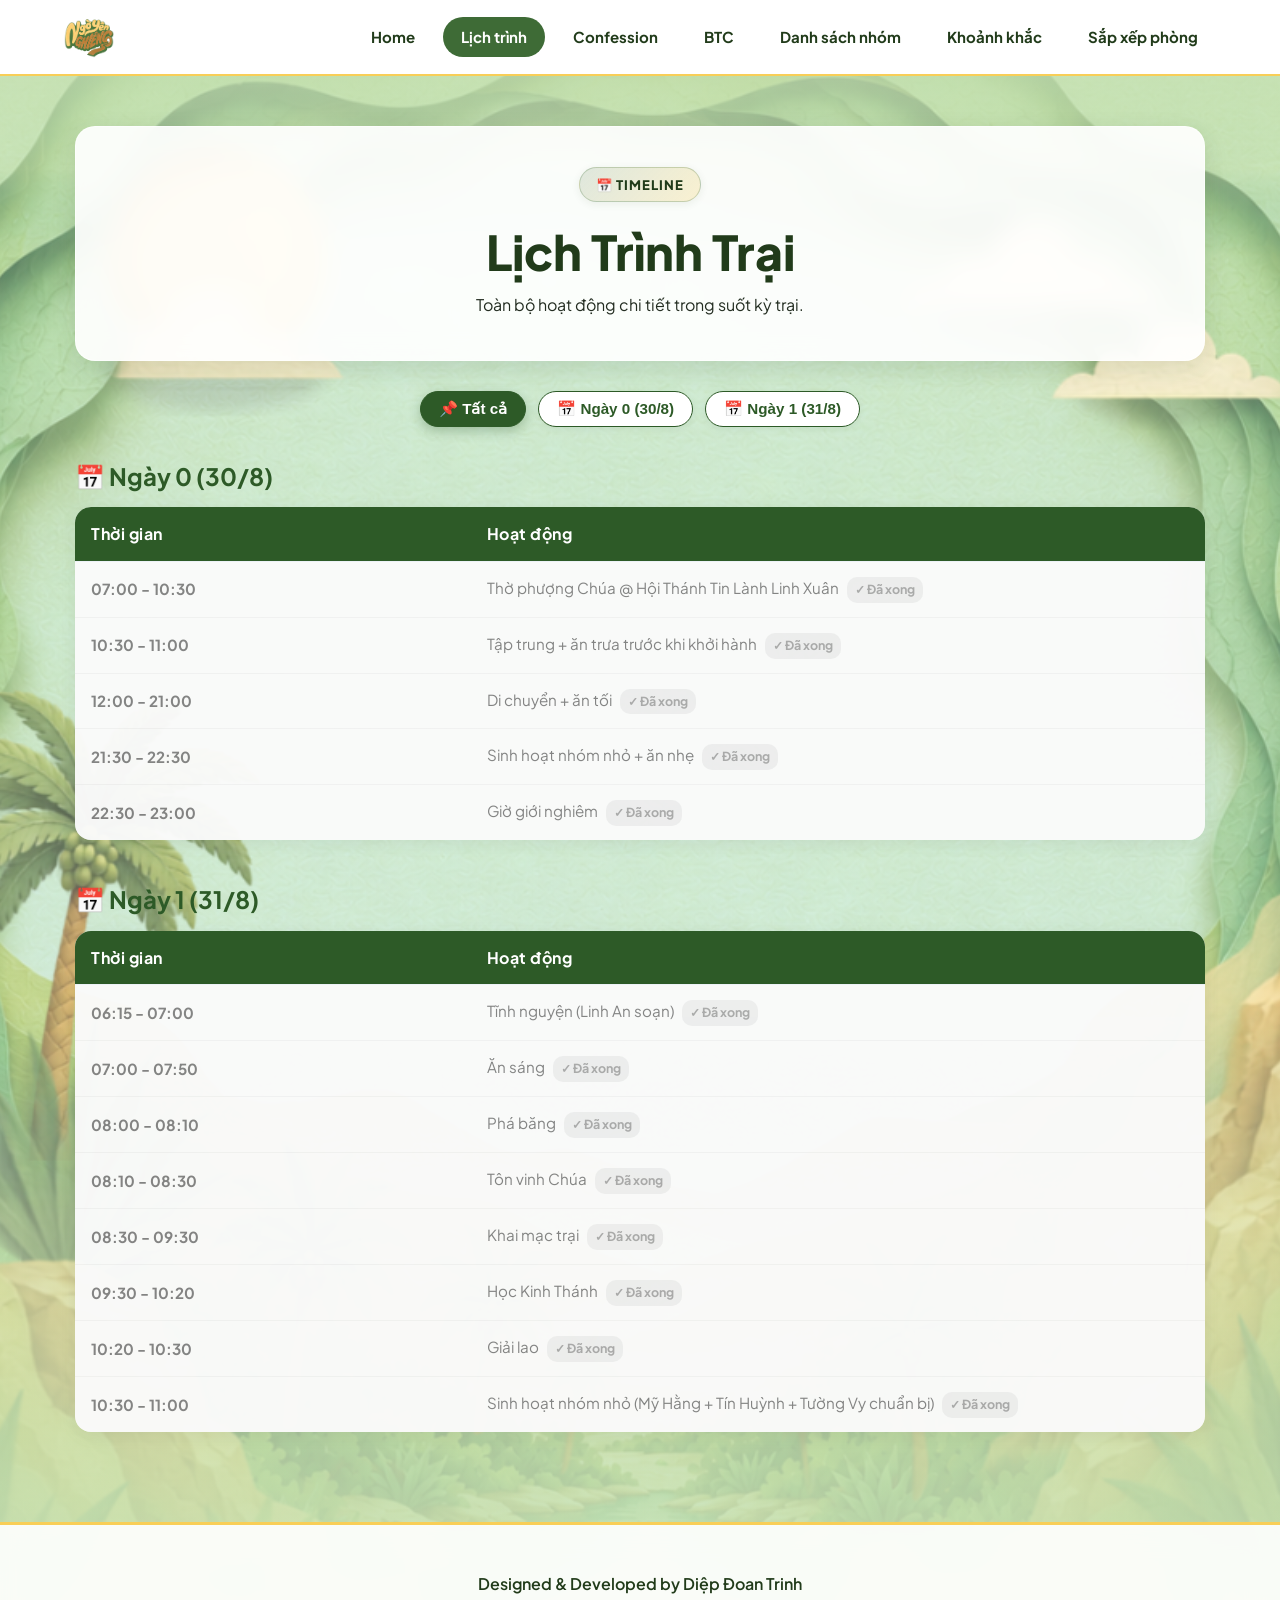
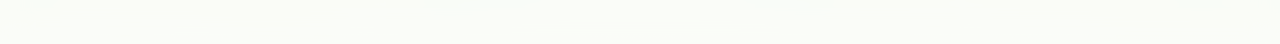
<file: pages/schedule.html>
<!DOCTYPE html>
<html lang="vi">

<head>
    <meta charset="UTF-8">
    <meta name="viewport" content="width=device-width, initial-scale=1.0">
    <title>Lịch trình - NGỜ YÊN NGHIÊNG</title>

    <link rel="stylesheet" href="../style.css">
    <link rel="icon" href="../images/icon.png">
    <link rel="apple-touch-icon" href="../images/icon.png">
    <link rel="manifest" href="../manifest.json">

    <meta name="theme-color" content="#123b8d">
    <meta name="apple-mobile-web-app-capable" content="yes">
    <meta name="apple-mobile-web-app-status-bar-style" content="black-translucent">
    <meta name="apple-mobile-web-app-title" content="BTN LX">

    <style>
        /* CSS Bộ lọc Chọn Ngày */
        .schedule-controls {
            display: flex;
            justify-content: center;
            gap: 12px;
            margin: 20px 0 30px 0;
            flex-wrap: wrap;
        }

        .tab-btn {
            background: #ffffff !important;
            color: #2d5a27 !important;
            border: 1.5px solid #2d5a27 !important;
            padding: 8px 18px;
            border-radius: 20px;
            font-weight: 600;
            font-size: 0.95rem;
            cursor: pointer;
            transition: all 0.25s ease;
            box-shadow: 0 2px 8px rgba(0, 0, 0, 0.05);
        }

        .tab-btn:hover {
            background: #eaf2ea !important;
            transform: translateY(-1px);
        }

        .tab-btn.active {
            background: #2d5a27 !important;
            color: #ffffff !important;
            border-color: #2d5a27 !important;
            box-shadow: 0 4px 12px rgba(45, 90, 39, 0.3);
        }

        /* Banner Hoạt động hiện tại */
        .live-banner {
            background: linear-gradient(135deg, #2d5a27, #4b783f);
            color: #ffffff;
            padding: 16px;
            border-radius: 16px;
            margin-bottom: 25px;
            box-shadow: 0 8px 20px rgba(0, 0, 0, 0.1);
        }

        .live-banner .live-badge {
            display: inline-flex;
            align-items: center;
            gap: 6px;
            background: #ff4d6d;
            color: white;
            font-size: 0.8rem;
            padding: 3px 10px;
            border-radius: 12px;
            font-weight: bold;
            margin-bottom: 8px;
            animation: pulse 1.5s infinite;
        }

        @keyframes pulse {
            0% {
                opacity: 1;
            }

            50% {
                opacity: 0.6;
            }

            100% {
                opacity: 1;
            }
        }

        /* Style Bảng Lịch trình */
        .day-block {
            margin-bottom: 30px;
            transition: all 0.3s ease;
        }

        .schedule table {
            width: 100%;
            border-collapse: separate;
            border-spacing: 0;
            background: rgba(255, 255, 255, 0.95);
            border-radius: 16px;
            overflow: hidden;
            box-shadow: 0 4px 18px rgba(0, 0, 0, 0.06);
            margin-top: 12px;
        }

        /* SỬA LỖI HEADING MỜ CHÌM: Nền xanh đậm, chữ trắng in đậm nổi bật */
        .schedule th {
            background: #2d5a27 !important;
            color: #ffffff !important;
            padding: 14px 16px;
            text-align: left;
            font-size: 1rem;
            font-weight: 700;
            letter-spacing: 0.5px;
        }

        .schedule td {
            padding: 14px 16px;
            border-bottom: 1px solid rgba(0, 0, 0, 0.06);
            color: #222222;
            vertical-align: middle;
            font-size: 0.95rem;
        }

        .schedule tr:last-child td {
            border-bottom: none;
        }

        /* Trạng thái sự kiện */
        tr.event-past {
            opacity: 0.55;
            background: rgba(240, 240, 240, 0.5);
        }

        tr.event-active {
            background: rgba(255, 235, 238, 0.85) !important;
            border-left: 4px solid #ff4d6d;
            font-weight: 600;
        }

        .status-tag {
            display: inline-block;
            font-size: 0.78rem;
            padding: 3px 8px;
            border-radius: 10px;
            margin-left: 8px;
            font-weight: bold;
        }

        .status-tag.active {
            background: #ff4d6d;
            color: #fff;
        }

        .status-tag.past {
            background: #e0e0e0;
            color: #666;
        }

        .status-tag.upcoming {
            background: #e8f5e9;
            color: #2e7d32;
        }

        @media (max-width: 600px) {

            .schedule th,
            .schedule td {
                padding: 12px;
                font-size: 0.88rem;
            }
        }
    </style>
</head>

<body>
    <header>
        <nav>
            <div class="logo">
                <a href="../index.html">
                    <img src="../images/logo.png" alt="NGỜ YÊN NGHIÊNG">
                </a>
            </div>

            <button class="menu-toggle" type="button" aria-label="Toggle Navigation">☰</button>

            <div class="menu">
                <a href="../index.html">Home</a>
                <a href="schedule.html" class="active">Lịch trình</a>
                <a href="confession.html">Confession</a>
                <a href="btc.html">BTC</a>
                <a href="groups.html">Danh sách nhóm</a>
                <a href="gallery.html">Khoảnh khắc</a>
                <a href="room.html">Sắp xếp phòng</a>
            </div>
        </nav>
    </header>

    <main class="container">
        <section class="page-title glass text-center">
            <span class="page-title-badge">📅 TIMELINE</span>
            <h1>Lịch Trình Trại</h1>
            <p>Toàn bộ hoạt động chi tiết trong suốt kỳ trại.</p>
        </section>

        <!-- Thẻ thông báo hoạt động đang diễn ra -->
        <div id="liveBanner" class="live-banner" style="display: none;">
            <div class="live-badge">🔴 ĐANG DIỄN RA</div>
            <h3 id="liveTitle" style="margin: 4px 0; font-size: 1.2rem;">-</h3>
            <p id="liveTime" style="margin: 0; opacity: 0.9; font-size: 0.9rem;">🕒 -</p>
        </div>

        <!-- Bộ lọc chọn ngày -->
        <div class="schedule-controls">
            <button class="tab-btn active" onclick="filterSchedule('all', this)">📌 Tất cả</button>
            <button class="tab-btn" onclick="filterSchedule('day0', this)">📅 Ngày 0 (30/8)</button>
            <button class="tab-btn" onclick="filterSchedule('day1', this)">📅 Ngày 1 (31/8)</button>
        </div>

        <section class="schedule">
            <!-- NGÀY 0 -->
            <div class="day-block" id="day0">
                <h2 style="color: #2d5a27; margin-top: 15px;">📅 Ngày 0 (30/8)</h2>
                <table>
                    <thead>
                        <tr>
                            <th style="width: 35%;">Thời gian</th>
                            <th>Hoạt động</th>
                        </tr>
                    </thead>
                    <tbody>
                        <tr>
                            <td>07:00 - 10:30</td>
                            <td>Thờ phượng Chúa @ Hội Thánh Tin Lành Linh Xuân</td>
                        </tr>
                        <tr>
                            <td>10:30 - 11:00</td>
                            <td>Tập trung + ăn trưa trước khi khởi hành</td>
                        </tr>
                        <tr>
                            <td>12:00 - 21:00</td>
                            <td>Di chuyển + ăn tối</td>
                        </tr>
                        <tr>
                            <td>21:30 - 22:30</td>
                            <td>Sinh hoạt nhóm nhỏ + ăn nhẹ</td>
                        </tr>
                        <tr>
                            <td>22:30 - 23:00</td>
                            <td>Giờ giới nghiêm</td>
                        </tr>
                    </tbody>
                </table>
            </div>

            <!-- NGÀY 1 -->
            <div class="day-block" id="day1">
                <h2 style="color: #2d5a27; margin-top: 25px;">📅 Ngày 1 (31/8)</h2>
                <table>
                    <thead>
                        <tr>
                            <th style="width: 35%;">Thời gian</th>
                            <th>Hoạt động</th>
                        </tr>
                    </thead>
                    <tbody>
                        <tr>
                            <td>06:15 - 07:00</td>
                            <td>Tĩnh nguyện (Linh An soạn)</td>
                        </tr>
                        <tr>
                            <td>07:00 - 07:50</td>
                            <td>Ăn sáng</td>
                        </tr>
                        <tr>
                            <td>08:00 - 08:10</td>
                            <td>Phá băng</td>
                        </tr>
                        <tr>
                            <td>08:10 - 08:30</td>
                            <td>Tôn vinh Chúa</td>
                        </tr>
                        <tr>
                            <td>08:30 - 09:30</td>
                            <td>Khai mạc trại</td>
                        </tr>
                        <tr>
                            <td>09:30 - 10:20</td>
                            <td>Học Kinh Thánh</td>
                        </tr>
                        <tr>
                            <td>10:20 - 10:30</td>
                            <td>Giải lao</td>
                        </tr>
                        <tr>
                            <td>10:30 - 11:00</td>
                            <td>Sinh hoạt nhóm nhỏ (Mỹ Hằng + Tín Huỳnh + Tường Vy chuẩn bị)</td>
                        </tr>
                    </tbody>
                </table>
            </div>
        </section>
    </main>

    <footer>
        <p>Designed & Developed by Diệp Đoan Trinh</p>
    </footer>

    <script>
        // 1. Quản lý Điều hướng Menu
        const toggle = document.querySelector(".menu-toggle");
        const menu = document.querySelector(".menu");

        toggle.addEventListener("click", () => {
            menu.classList.toggle("show");
            toggle.textContent = menu.classList.contains("show") ? "✕" : "☰";
        });

        document.querySelectorAll(".menu a").forEach(link => {
            link.addEventListener("click", () => {
                menu.classList.remove("show");
                toggle.textContent = "☰";
            });
        });

        document.addEventListener("click", (e) => {
            if (!menu.contains(e.target) && !toggle.contains(e.target)) {
                menu.classList.remove("show");
                toggle.textContent = "☰";
            }
        });

        // 2. Chức năng Lọc Ngày
        function filterSchedule(dayId, btn) {
            document.querySelectorAll(".tab-btn").forEach(b => b.classList.remove("active"));
            if (btn) btn.classList.add("active");

            const dayBlocks = document.querySelectorAll(".day-block");
            dayBlocks.forEach(block => {
                if (dayId === "all" || block.id === dayId) {
                    block.style.display = "block";
                } else {
                    block.style.display = "none";
                }
            });
        }

        // 3. Logic Đánh dấu Lịch trình theo Thời gian Thực
        function highlightCurrentSchedule() {
            const now = new Date();
            const currentYear = now.getFullYear();

            let foundActive = false;
            const liveBanner = document.getElementById("liveBanner");
            const liveTitle = document.getElementById("liveTitle");
            const liveTime = document.getElementById("liveTime");

            const dayBlocks = document.querySelectorAll(".day-block");

            dayBlocks.forEach(block => {
                const h2 = block.querySelector("h2");
                if (!h2) return;

                const dateMatch = h2.textContent.match(/(\d{1,2})\/(\d{1,2})/);
                if (!dateMatch) return;

                const day = parseInt(dateMatch[1]);
                const month = parseInt(dateMatch[2]) - 1;

                const rows = block.querySelectorAll("tbody tr");
                rows.forEach(row => {
                    const timeCell = row.cells[0]?.textContent.trim();
                    const titleCell = row.cells[1];
                    if (!timeCell || !titleCell) return;

                    const times = timeCell.split("-").map(t => t.trim());
                    if (times.length !== 2) return;

                    const [startH, startM] = times[0].split(":").map(Number);
                    const [endH, endM] = times[1].split(":").map(Number);

                    const startTime = new Date(currentYear, month, day, startH, startM);
                    const endTime = new Date(currentYear, month, day, endH, endM);

                    const oldTag = titleCell.querySelector(".status-tag");
                    if (oldTag) oldTag.remove();

                    const tag = document.createElement("span");

                    if (now >= startTime && now <= endTime) {
                        row.className = "event-active";
                        tag.className = "status-tag active";
                        tag.textContent = "🔴 Đang diễn ra";
                        titleCell.appendChild(tag);

                        liveTitle.textContent = titleCell.childNodes[0].textContent.trim();
                        liveTime.textContent = `🕒 ${timeCell} (${day}/${month + 1})`;
                        liveBanner.style.display = "block";
                        foundActive = true;

                        row.scrollIntoView({ behavior: 'smooth', block: 'center' });
                    } else if (now > endTime) {
                        row.className = "event-past";
                        tag.className = "status-tag past";
                        tag.textContent = "✓ Đã xong";
                        titleCell.appendChild(tag);
                    } else {
                        row.className = "";
                        tag.className = "status-tag upcoming";
                        tag.textContent = "⏳ Sắp tới";
                        titleCell.appendChild(tag);
                    }
                });
            });

            if (!foundActive) {
                liveBanner.style.display = "none";
            }
        }

        document.addEventListener("DOMContentLoaded", highlightCurrentSchedule);
    </script>

    <script>
        if ('serviceWorker' in navigator) {
            window.addEventListener('load', () => {
                navigator.serviceWorker.register('../sw.js')
                    .then(reg => console.log('SW đã đăng ký thành công!'))
                    .catch(err => console.log('Lỗi đăng ký SW:', err));
            });
        }
    </script>
</body>

</html>
</file>
<file: style.css>
/* ==========================================================================
   1. IMPORTS, VARS & BASE RESET (CONCEPT POSTER NGỜ YÊN NGHIÊNG)
   ========================================================================== */
@import url('https://fonts.googleapis.com/css2?family=Plus+Jakarta+Sans:wght@400;500;600;700;800&display=swap');

:root {
    /* Palette lấy trực tiếp từ Poster Cắt Giấy */
    --color-green-main: #3e6b36;
    /* Xanh lá cây rừng chủ đạo */
    --color-green-dark: #213b1a;
    /* Xanh đậm viền / bóng đổ */
    --color-yellow-main: #f8ce57;
    /* Vàng mặt trời / Chữ Ngờ Yên */
    --color-brown-main: #a86233;
    /* Nâu đất con đường / Chữ Nghiêng */
    --color-cyan-stream: #2ba08a;
    /* Xanh ngọc dòng suối */
    --color-cream-soft: #fbf7ec;
    /* Kem giấy mịn màng */
    --color-bg-paper: #f4f6ee;
    /* Nền tổng thể nhẹ nhàng */
    --color-text-main: #232d21;
    /* Chữ tối màu xanh rêu đậm */
    --color-blue-fb: #2d6cdf;

    /* Shadow & Hiệu ứng cắt giấy (Paper Layer) */
    --shadow-paper: 0 8px 24px rgba(33, 59, 26, 0.12);
    --shadow-hover: 0 16px 36px rgba(33, 59, 26, 0.2);
    --transition-fast: all 0.25s ease;
    --transition-smooth: all 0.35s cubic-bezier(0.25, 1, 0.5, 1);
}

* {
    margin: 0;
    padding: 0;
    box-sizing: border-box;
}

html {
    scroll-behavior: smooth;
}

body {
    color: var(--color-text-main);
    /* Lớp phủ 0.35 opacity giúp nền hiện rõ nét, cuộn scroll theo trang */
    background: linear-gradient(rgba(244, 246, 238, 0.35), rgba(244, 246, 238, 0.35)),
        url(images/background.png) center/cover scroll;
    min-height: 100vh;
    font-family: 'Plus Jakarta Sans', -apple-system, sans-serif;
    line-height: 1.6;
}

::selection {
    background: var(--color-green-main);
    color: var(--color-yellow-main);
}

section {
    margin-bottom: 30px;
}

.container {
    max-width: 1200px;
    margin: 0 auto;
    padding: 20px;
}

/* ==========================================================================
         2. TYPOGRAPHY & SHARED UTILITIES
         ========================================================================== */
h1,
h2,
h3,
label {
    color: var(--color-green-dark);
}

h1 {
    text-align: center;
    font-size: clamp(32px, 5vw, 48px);
    font-weight: 800;
}

h2 {
    font-weight: 700;
}

p {
    line-height: 1.8;
}

.text-center {
    text-align: center;
}

.section-description,
.sub-text,
.gallery-subtitle {
    color: #556353;
}

.section-description {
    margin: 10px 0 30px;
}

.sub-text {
    font-size: 0.9rem;
    opacity: 0.85;
    margin-top: 5px;
}

/* Common Helpers */
.flex-center {
    display: flex;
    align-items: center;
    justify-content: center;
}

.glass,
.page-title,
.group-card,
.member-card,
.countdown,
.confession-form {
    background: rgba(255, 255, 255, 0.92);
    backdrop-filter: blur(12px);
    -webkit-backdrop-filter: blur(12px);
    border-radius: 24px;
    box-shadow: var(--shadow-paper);
    border: 1px solid rgba(248, 206, 87, 0.3);
}

.glass {
    border: 1px solid rgba(255, 255, 255, 0.6);
    border-radius: 20px;
}

/* ==========================================================================
         3. BUTTONS & INPUTS
         ========================================================================== */
button,
.call-btn,
.facebook-btn,
.upload-btn {
    display: inline-flex;
    justify-content: center;
    align-items: center;
    padding: 12px 26px;
    border-radius: 14px;
    font-weight: 700;
    cursor: pointer;
    border: none;
    transition: var(--transition-fast);
    text-decoration: none !important;
}

button,
.call-btn {
    background: var(--color-green-main);
    color: #ffffff !important;
    box-shadow: 0 4px 12px rgba(62, 107, 54, 0.25);
}

button:hover,
.call-btn:hover {
    background: var(--color-green-dark);
    transform: translateY(-2px);
    box-shadow: var(--shadow-hover);
}

.facebook-btn {
    background: var(--color-blue-fb);
    color: #fff !important;
}

.facebook-btn:hover {
    background: #185cbc;
    transform: translateY(-2px);
}

input,
textarea,
select {
    width: 100%;
    padding: 14px 18px;
    margin: 10px 0 20px;
    border: 2px solid #dce4d9;
    border-radius: 14px;
    font: inherit;
    font-size: 15px;
    transition: var(--transition-fast);
    background: rgba(255, 255, 255, 0.95);
}

input:focus,
textarea:focus,
select:focus {
    outline: none;
    border-color: var(--color-green-main);
    box-shadow: 0 0 0 4px rgba(62, 107, 54, 0.15);
}

textarea {
    resize: vertical;
    min-height: 180px;
}

.form-group {
    margin-bottom: 20px;
    transition: opacity 0.3s ease;
}

.form-group label {
    display: block;
    font-weight: 600;
    margin-bottom: 8px;
    color: var(--color-green-dark);
    font-size: 0.95rem;
}

.label-row {
    display: flex;
    justify-content: space-between;
    align-items: center;
}

.char-count {
    font-size: 0.8rem;
    color: #778873;
}

/* ==========================================================================
         4. HEADER & NAV
         ========================================================================== */
header {
    position: sticky;
    top: 0;
    z-index: 100;
    background: #ffffff;
    backdrop-filter: blur(16px);
    -webkit-backdrop-filter: blur(16px);
    border-bottom: 2px solid var(--color-yellow-main);
}

nav {
    display: flex;
    justify-content: space-between;
    align-items: center;
    max-width: 1200px;
    margin: auto;
    padding: 12px 24px;
}

.logo {
    flex-shrink: 0;
}

.logo img {
    height: 50px;
    width: auto;
    max-width: 100%;
    display: block;
    transition: transform 0.35s ease;
}

.logo img:hover {
    transform: rotate(-3deg) scale(1.06);
}

.menu {
    display: flex;
    align-items: center;
    justify-content: flex-end;
    gap: 10px;
    flex: 1;
}

.menu a {
    color: var(--color-green-dark);
    text-decoration: none;
    transition: var(--transition-fast);
    font-weight: 700;
    font-size: 15px;
    padding: 8px 18px;
    border-radius: 999px;
}

.menu a:hover {
    background: rgba(248, 206, 87, 0.25);
    color: var(--color-brown-main);
}

.menu a.active {
    background: var(--color-green-main);
    color: #ffffff;
}

.menu-toggle {
    display: none;
    background: transparent !important;
    border: none !important;
    font-size: 30px;
    color: var(--color-green-main) !important;
    cursor: pointer;
    line-height: 1;
    padding: 4px 8px !important;
    box-shadow: none !important;
}

/* ==========================================================================
         5. HERO & BIBLE QUOTE
         ========================================================================== */
.hero {
    position: relative;
    margin: 30px;
    border-radius: 36px 16px;
    overflow: hidden;
    aspect-ratio: 1774/887;
    cursor: pointer;
    background: url(images/banner.png) center/cover no-repeat;
    box-shadow: 6px 6px 0px var(--color-brown-main);
    transition: var(--transition-smooth);
    border: 3px solid #ffffff;
}

.hero:hover {
    transform: translateY(-3px);
    box-shadow: 8px 12px 25px rgba(33, 59, 26, 0.25);
}

.hero-hint {
    position: absolute;
    left: 50%;
    bottom: 30px;
    transform: translateX(-50%);
    padding: 12px 26px;
    background: var(--color-yellow-main);
    border-radius: 12px 12px 24px 12px;
    color: var(--color-green-dark);
    font-weight: 800;
    font-size: clamp(14px, 1.8vw, 18px);
    letter-spacing: 0.5px;
    box-shadow: 4px 4px 0px var(--color-brown-main);
    transition: 0.4s ease;
    z-index: 5;
    white-space: nowrap;
    animation: pulseHint 2.2s infinite;
}

.hero.show .hero-hint {
    opacity: 0;
    transform: translateX(-50%) translateY(20px);
    pointer-events: none;
}

@keyframes pulseHint {

    0%,
    100% {
        transform: translateX(-50%) scale(1);
        box-shadow: 4px 4px 0px var(--color-brown-main);
    }

    50% {
        transform: translateX(-50%) scale(1.04);
        box-shadow: 6px 6px 0px rgba(168, 98, 51, 0.6);
    }
}

.hero-overlay {
    position: absolute;
    inset: 0;
    display: flex;
    flex-direction: column;
    justify-content: center;
    align-items: center;
    text-align: center;
    padding: clamp(20px, 4vw, 50px);
    background: rgba(244, 246, 238, 0.95);
    backdrop-filter: blur(12px);
    -webkit-backdrop-filter: blur(12px);
    opacity: 0;
    visibility: hidden;
    transform: translateY(15px);
    transition: opacity 0.4s cubic-bezier(0.16, 1, 0.3, 1),
        visibility 0.4s cubic-bezier(0.16, 1, 0.3, 1),
        transform 0.4s cubic-bezier(0.16, 1, 0.3, 1);
    z-index: 10;
    overflow-y: auto;
}

.hero.show .hero-overlay {
    opacity: 1;
    visibility: visible;
    transform: translateY(0);
}

.hero-overlay>.bible-quote {
    margin-top: auto;
    margin-bottom: 20px;
}

.hero-overlay>.close-hint {
    margin-bottom: auto;
}

.hero-overlay .bible-quote,
.hero-overlay .hero-meta,
.hero-overlay .close-hint {
    opacity: 0;
    transform: translateY(20px);
    transition: opacity 0.5s cubic-bezier(0.16, 1, 0.3, 1),
        transform 0.5s cubic-bezier(0.16, 1, 0.3, 1);
}

.hero.show .hero-overlay .bible-quote {
    opacity: 1;
    transform: translateY(0);
    transition-delay: 0.1s;
}

.hero.show .hero-overlay .hero-meta {
    opacity: 1;
    transform: translateY(0);
    transition-delay: 0.2s;
}

.hero.show .hero-overlay .close-hint {
    opacity: 1;
    transform: translateY(0);
    transition-delay: 0.3s;
}

.bible-quote {
    text-align: center;
    padding: 1.5rem 1rem;
    position: relative;
    width: 100%;
    max-width: 680px;
    background: #ffffff;
    border-radius: 24px;
    border: 2px solid var(--color-yellow-main);
    box-shadow: 0 10px 25px rgba(168, 98, 51, 0.12);
}

.bible-quote h2 {
    font-size: clamp(1.1rem, 3vw, 1.4rem);
    margin-bottom: 1rem;
    color: var(--color-green-dark);
    font-weight: 800;
}

.bible-quote-text {
    text-align: center;
    line-height: 1.6;
    font-size: clamp(0.9rem, 2.5vw, 1.1rem);
    word-break: keep-all;
    padding: 0 0.5rem;
}

.bible-quote::before {
    content: "❝";
    position: absolute;
    top: -22px;
    left: 25px;
    font-size: 65px;
    line-height: 1;
    color: var(--color-brown-main);
    font-family: Georgia, serif;
    pointer-events: none;
}

.quote-body p {
    font-size: 1rem;
    line-height: 1.6;
    margin: 0;
    color: var(--color-text-main);
}

.hero-meta {
    display: flex;
    gap: 20px;
    padding: 12px 28px;
    background: var(--color-green-main);
    border-radius: 999px;
    box-shadow: 0 6px 18px rgba(62, 107, 54, 0.25);
}

.meta-item {
    margin: 0 !important;
    font-size: clamp(14px, 1.5vw, 16px) !important;
    color: var(--color-yellow-main) !important;
    font-weight: 700;
}

.close-hint {
    padding: 6px 16px;
    background: rgba(168, 98, 51, 0.12);
    border-radius: 20px;
    color: var(--color-brown-main);
    font-size: 13px;
    font-style: italic;
    font-weight: 600;
    margin-top: 15px;
    cursor: pointer;
    transition: background 0.2s ease;
}

.close-hint:hover {
    background: rgba(168, 98, 51, 0.25);
}

/* ==========================================================================
         6. CARDS & FEATURES
         ========================================================================== */
.card-container {
    display: grid;
    /* Mặc định trên Desktop: Chia 3 cột bằng nhau (3 ô hàng 1, 3 ô hàng 2) */
    grid-template-columns: repeat(3, 1fr);
    gap: 22px;
    /* Khoảng cách đồng đều giữa các card */
    margin-top: 25px;
}

.members,
.groups,
.schedule,
.page-title,
.countdown {
    margin: 30px 15px;
}

.page-title {
    padding: 40px;
    text-align: center;
}

/* Styling giúp thẻ badge tiêu đề trang nổi bật */
.page-title-badge {
    display: inline-flex;
    align-items: center;
    gap: 6px;
    padding: 6px 16px;
    background: linear-gradient(135deg, rgba(62, 107, 54, 0.15), rgba(248, 206, 87, 0.25));
    color: var(--color-green-dark, #213b1a);
    font-size: 0.82rem;
    font-weight: 800;
    letter-spacing: 1px;
    text-transform: uppercase;
    border-radius: 20px;
    border: 1px solid rgba(62, 107, 54, 0.25);
    box-shadow: 0 2px 8px rgba(33, 59, 26, 0.08);
    margin-bottom: 12px;
}

.card,
.group-card {
    position: relative;
    background: #ffffff;
    border-radius: 20px;
    padding: 24px;
    text-decoration: none;
    color: inherit;
    border: 1.5px solid rgba(62, 107, 54, 0.1);
    box-shadow: var(--shadow-paper);
    display: flex;
    flex-direction: column;
    justify-content: space-between;
    height: 100%;
    box-sizing: border-box;
    transition: var(--transition-smooth);
    overflow: hidden;
}

.card:hover,
.group-card:hover {
    transform: translateY(-8px);
    box-shadow: var(--shadow-hover);
    border-color: var(--color-yellow-main);
}

.card::before,
.member-card::before {
    content: "";
    position: absolute;
    top: 0;
    left: -150%;
    width: 100%;
    height: 100%;
    background: linear-gradient(90deg, transparent 0%, rgba(248, 206, 87, 0.4) 50%, transparent 100%);
    transition: left 0.75s ease-in-out;
    pointer-events: none;
    z-index: 2;
}

.card:hover::before,
.member-card:hover::before {
    left: 150%;
}

.card-top {
    display: flex;
    justify-content: space-between;
    align-items: center;
    margin-bottom: 18px;
}

.icon-wrapper {
    width: 50px;
    height: 50px;
    border-radius: 16px;
    background: var(--color-cream-soft);
    display: flex;
    align-items: center;
    justify-content: center;
    font-size: 1.6rem;
    box-shadow: inset 0 0 0 1px rgba(0, 0, 0, 0.05);
    transition: transform 0.3s ease;
}

.card:hover .icon-wrapper {
    transform: scale(1.1) rotate(-5deg);
}

.card-tag {
    font-size: 0.75rem;
    font-weight: 700;
    padding: 4px 10px;
    border-radius: 12px;
}

.tag-green {
    background: #e8f5e9;
    color: #2e7d32;
}

.tag-pink {
    background: #fce4ec;
    color: #c2185b;
}

.tag-yellow {
    background: #fff8e1;
    color: #f57f17;
}

.tag-orange {
    background: #fff3e0;
    color: #e65100;
}

.tag-blue {
    background: #e3f2fd;
    color: #1565c0;
}

.tag-purple {
    background: #f3e5f5;
    color: #7b1fa2;
}

.card h2 {
    font-size: 34px;
    line-height: 1;
    margin-bottom: 10px;
}

.card h3 {
    font-size: 1.25rem;
    font-weight: 800;
    color: var(--color-green-dark);
    margin-bottom: 8px;
}

.card p {
    font-size: 0.9rem;
    color: #556353;
    line-height: 1.5;
    margin-bottom: 20px;
    flex-grow: 1;
}

.card-footer {
    display: flex;
    align-items: center;
    justify-content: space-between;
    font-size: 0.85rem;
    font-weight: 700;
    color: var(--color-green-main);
    border-top: 1px dashed #e2e8f0;
    padding-top: 14px;
}

.card:hover .card-footer .arrow {
    transform: translateX(6px);
}

.features {
    max-width: 1200px;
    margin: 50px auto;
    padding: 0 20px;
}

.section-header {
    text-align: center;
    margin-bottom: 35px;
}

.section-badge {
    display: inline-block;
    padding: 6px 16px;
    background: var(--color-green-dark);
    color: var(--color-yellow-main);
    border-radius: 20px;
    font-size: 0.8rem;
    font-weight: 800;
    letter-spacing: 1px;
    margin-bottom: 10px;
    text-transform: uppercase;
    box-shadow: 0 4px 12px rgba(33, 59, 26, 0.2);
}

.section-header h2 {
    font-size: clamp(1.8rem, 4vw, 2.4rem);
    color: var(--color-green-dark);
    font-weight: 800;
    margin-bottom: 8px;
}

/* ==========================================================================
         7. BAN THÀNH TRẠI (BTC) & GROUPS
         ========================================================================== */
.btc-grid {
    display: grid;
    grid-template-columns: repeat(auto-fit, minmax(280px, 1fr));
    gap: 25px;
    max-width: 1200px;
    margin: 30px auto !important;
    padding: 0 15px;
}

.member-card {
    display: flex;
    flex-direction: column;
    align-items: center;
    text-align: center;
    padding: 30px 20px 25px;
    border: 2px solid rgba(248, 206, 87, 0.5);
    position: relative;
    transition: var(--transition-smooth);
    overflow: hidden;
}

.member-card.highlight-card {
    border-color: var(--color-yellow-main);
    background: linear-gradient(180deg, #ffffff 0%, #fcf8ec 100%);
    box-shadow: 0 12px 30px rgba(168, 98, 51, 0.15);
}

.member-card:hover {
    transform: translateY(-8px);
    border-color: var(--color-green-main);
    box-shadow: var(--shadow-hover);
}

.role-badge {
    padding: 6px 16px;
    background: var(--color-green-main);
    color: var(--color-yellow-main);
    font-size: 13px;
    font-weight: 800;
    border-radius: 20px;
    margin-bottom: 15px;
    letter-spacing: 0.5px;
}

.role-badge.sub {
    background: rgba(62, 107, 54, 0.1);
    color: var(--color-green-dark);
}

.member-avatar {
    width: 80px;
    height: 80px;
    border-radius: 50%;
    background: var(--color-green-main);
    color: var(--color-yellow-main);
    font-size: 28px;
    font-weight: 800;
    margin: 0 auto 15px;
    border: 3px solid var(--color-yellow-main);
    box-shadow: 0 6px 15px rgba(0, 0, 0, 0.1);
    display: flex;
    align-items: center;
    justify-content: center;
    overflow: hidden;
}

.member-avatar img {
    width: 100%;
    height: 100%;
    object-fit: cover;
}

.member-card h3 {
    font-size: 20px;
    font-weight: 800;
    color: var(--color-green-dark);
    margin-bottom: 20px;
}

.member-buttons {
    display: flex;
    gap: 10px;
    width: 100%;
    margin-top: auto;
}

.member-buttons a {
    flex: 1;
    padding: 10px 12px !important;
    font-size: 13px !important;
    border-radius: 12px !important;
    white-space: nowrap;
}

.groups-grid {
    display: grid;
    grid-template-columns: repeat(auto-fill, minmax(320px, 1fr));
    gap: 25px;
    margin-top: 30px;
}

.card-header {
    display: flex;
    justify-content: space-between;
    align-items: center;
    margin-bottom: 16px;
}

.group-badge {
    background: var(--color-green-main);
    color: #ffffff;
    padding: 6px 14px;
    border-radius: 20px;
    font-weight: 700;
    font-size: 0.92rem;
    display: inline-flex;
    align-items: center;
    gap: 6px;
}

.group-badge.badge-green {
    background-color: #2d5a27 !important;
    color: #fff !important;
}

.group-badge.badge-red {
    background-color: #c62828 !important;
    color: #fff !important;
}

.group-badge.badge-blue {
    background-color: #1565c0 !important;
    color: #fff !important;
}

.group-badge.badge-orange {
    background-color: #ef6c00 !important;
    color: #fff !important;
}

.group-badge.badge-purple {
    background-color: #6a1b9a !important;
    color: #fff !important;
}

.group-badge.badge-yellow {
    background-color: #fbc02d !important;
    color: #222 !important;
}

.group-badge .dot {
    width: 8px;
    height: 8px;
    border-radius: 50%;
    background-color: currentColor;
}

.member-count {
    font-size: 0.85rem;
    color: #666;
    font-weight: 600;
}

.leader-box {
    display: flex;
    align-items: center;
    gap: 12px;
    background: linear-gradient(135deg, #fff7dc 0%, #ffedb3 100%);
    padding: 12px 16px;
    border-radius: 12px;
    margin-bottom: 20px;
}

.leader-info .role {
    font-size: 0.75rem;
    text-transform: uppercase;
    letter-spacing: 0.5px;
    color: var(--color-brown-main);
    font-weight: 700;
}

.leader-info .name {
    color: var(--color-green-dark);
    font-size: 1rem;
    font-weight: 700;
}

.members-section h4 {
    font-size: 0.85rem;
    color: #667763;
    text-transform: uppercase;
    margin-bottom: 10px;
    letter-spacing: 0.5px;
}

.members-chips {
    display: flex;
    flex-wrap: wrap;
    gap: 8px;
}

.chip {
    background: rgba(62, 107, 54, 0.08);
    padding: 6px 12px;
    border-radius: 12px;
    font-size: 0.88rem;
    color: var(--color-text-main);
}

.chip:hover {
    background: rgba(62, 107, 54, 0.15);
}

/* ==========================================================================
         8. SCHEDULE TABLE
         ========================================================================== */
.schedule table {
    margin-bottom: 40px;
    background: #ffffff;
    width: 100%;
    border-collapse: separate;
    border-spacing: 0;
    border-radius: 20px;
    overflow: hidden;
    box-shadow: var(--shadow-paper);
}

th,
td {
    padding: 20px 24px;
    border-bottom: 1px solid #edf2f7;
}

th {
    background: var(--color-green-main);
    color: var(--color-yellow-main);
    font-size: 18px;
    font-weight: 700;
    text-align: left;
}

td:first-child {
    width: 180px;
    font-weight: 700;
    color: var(--color-green-main);
}

tr {
    transition: var(--transition-fast);
}

tr:nth-child(even) {
    background: #fdfbf7;
}

tr:hover {
    background: rgba(248, 206, 87, 0.18);
}

tr.active-event {
    background: rgba(248, 206, 87, 0.3) !important;
    border-left: 4px solid var(--color-yellow-main);
    font-weight: bold;
    animation: pulse-row 2s infinite;
}

@keyframes pulse-row {

    0%,
    100% {
        box-shadow: inset 0 0 5px rgba(248, 206, 87, 0.4);
    }

    50% {
        box-shadow: inset 0 0 15px rgba(248, 206, 87, 0.8);
    }
}

.active-badge {
    background: var(--color-yellow-main);
    color: var(--color-green-dark);
    padding: 2px 6px;
    border-radius: 4px;
    font-size: 0.75rem;
    margin-left: 6px;
    vertical-align: middle;
}

/* ==========================================================================
         9. COUNTDOWN BLOCK AT BOTTOM (Nằm ở cuối trang, không trôi sticky)
         ========================================================================== */
.countdown {
    padding: 40px;
    text-align: center;
}

/* ==========================================================================
      9. STICKY COUNTDOWN (Cố định ở góc dưới giữa màn hình)
      ========================================================================== */
.sticky-countdown {
    position: fixed;
    bottom: 20px;
    left: 50%;
    transform: translateX(-50%);
    /* Căn đều ra đúng chính giữa */
    z-index: 999;
    width: calc(100% - 32px);
    max-width: 420px;
    margin: 0;
    padding: 14px 20px 12px;
    border-radius: 20px;
    background: rgba(255, 255, 255, 0.95);
    backdrop-filter: blur(12px);
    -webkit-backdrop-filter: blur(12px);
    border: 2px solid var(--color-green-main);
    box-shadow: 0 12px 32px rgba(33, 59, 26, 0.22);
    text-align: center;
    transition: all 0.3s ease;
}

.btc-badge {
    display: inline-flex;
    align-items: center;
    gap: 6px;
    background: #fef3c7;
    border: 1px solid #f59e0b;
    color: #b45309;
    font-size: 12px;
    font-weight: 800;
    padding: 4px 12px;
    border-radius: 20px;
    margin-bottom: 12px;
    letter-spacing: 0.5px;
    animation: pulse-badge 2s infinite;
}

@keyframes pulse-badge {

    0%,
    100% {
        opacity: 1;
    }

    50% {
        opacity: 0.7;
    }
}

.countdown-live {
    display: flex;
    flex-direction: column;
    align-items: center;
    justify-content: center;
    width: 100%;
}

.mini-timer {
    display: flex;
    align-items: center;
    justify-content: center;
    gap: 8px;
    margin-bottom: 12px;
}

.timer-card {
    background: #f8fafc;
    border: 1.5px solid #cbd5e1;
    border-radius: 12px;
    padding: 6px 12px;
    min-width: 58px;
    display: flex;
    flex-direction: column;
    align-items: center;
}

.timer-card span {
    font-size: 24px;
    font-weight: 800;
    line-height: 1.1;
    color: var(--color-green-dark);
}

.timer-card small {
    font-size: 10px;
    text-transform: uppercase;
    color: #64748b;
    font-weight: 700;
}

.timer-card.highlight-sec {
    border-color: #ef4444;
    background: #fff1f2;
    animation: tickBeat 1s infinite;
}

.timer-card.highlight-sec span {
    color: #dc2626;
}

@keyframes tickBeat {

    0%,
    100% {
        transform: scale(1);
    }

    50% {
        transform: scale(1.05);
    }
}

/* Urgency Modes */
.sticky-countdown.mode-excited {
    background: linear-gradient(135deg, #fff7ed 0%, #ffedd5 100%);
    border: 2px solid #f97316;
}

.sticky-countdown.mode-urgent {
    background: linear-gradient(135deg, #fff1f2 0%, #ffe4e6 100%);
    border: 2px solid #ef4444;
    animation: hypeGlow 1.5s infinite alternate;
}

@keyframes hypeGlow {
    0% {
        box-shadow: 0 0 15px rgba(239, 68, 68, 0.3);
        transform: scale(1);
    }

    100% {
        box-shadow: 0 0 30px rgba(239, 68, 68, 0.6);
        transform: scale(1.02);
    }
}

/* CSS CHO THANH TIẾN ĐỘ HÀNH TRÌNH */
.progress-container {
    width: 100%;
    height: 10px;
    background-color: rgba(62, 107, 54, 0.15);
    border-radius: 999px;
    overflow: hidden;
    margin-top: 14px;
}

.progress-bar {
    height: 100%;
    width: 0%;
    background: linear-gradient(90deg, var(--color-green-main), var(--color-yellow-main));
    border-radius: 999px;
    transition: width 0.4s ease;
}

.progress-info {
    display: flex;
    justify-content: space-between;
    align-items: center;
    width: 100%;
    font-size: 0.85rem;
    margin-top: 6px;
    color: var(--color-green-dark);
    font-weight: 700;
}

/* ==========================================================================
         10. GALLERY & POSTS FEED
         ========================================================================== */
.gallery-hero-v2 {
    text-align: center;
    padding: 30px 15px 20px;
    margin-bottom: 20px;
}

.posts-grid {
    column-count: 3;
    column-gap: 20px;
    width: 100%;
}

.post-card {
    background: #ffffff;
    border-radius: 20px;
    border: 1px solid rgba(62, 107, 54, 0.12) !important;
    box-shadow: var(--shadow-paper);
    display: block;
    break-inside: avoid;
    margin-bottom: 20px;
    overflow: hidden;
    position: relative;
    animation: cardFadeIn 0.5s cubic-bezier(0.16, 1, 0.3, 1) forwards;
    transition: var(--transition-smooth);
}

.post-card:hover {
    transform: translateY(-6px);
    box-shadow: var(--shadow-hover) !important;
}

@keyframes cardFadeIn {
    from {
        opacity: 0;
        transform: translateY(20px);
    }

    to {
        opacity: 1;
        transform: translateY(0);
    }
}

.post-card-header {
    display: flex;
    align-items: center;
    gap: 12px;
    padding: 15px 18px;
}

.user-avatar-wrap {
    padding: 2px;
    background: linear-gradient(45deg, var(--color-yellow-main), var(--color-brown-main));
    border-radius: 50%;
    display: flex;
    align-items: center;
    justify-content: center;
}

.user-avatar {
    width: 40px;
    height: 40px;
    background: #ffffff;
    border-radius: 50%;
    display: flex;
    align-items: center;
    justify-content: center;
    font-size: 1.2rem;
    border: 2px solid #ffffff;
}

.user-info {
    display: flex;
    flex-direction: column;
}

.user-name {
    font-size: 0.95rem;
    color: var(--color-green-dark);
    font-weight: 700;
}

.post-time {
    font-size: 0.75rem;
    color: #888;
}

.post-media {
    position: relative;
    width: 100%;
    border-radius: 14px;
    overflow: hidden;
    background: #f7f9fa;
    cursor: zoom-in;
    user-select: none;
}

.post-media.slider {
    position: relative;
}

.slider-btn {
    position: absolute;
    top: 50%;
    transform: translateY(-50%);
    width: 36px;
    height: 36px;
    border-radius: 50% !important;
    background: rgba(255, 255, 255, 0.85) !important;
    backdrop-filter: blur(4px);
    color: var(--color-green-dark) !important;
    border: 1px solid rgba(0, 0, 0, 0.1) !important;
    font-size: 20px !important;
    line-height: 1;
    padding: 0 !important;
    display: flex;
    align-items: center;
    justify-content: center;
    z-index: 5;
    box-shadow: 0 4px 12px rgba(0, 0, 0, 0.2) !important;
    cursor: pointer;
    transition: all 0.2s ease !important;
}

.slider-btn:hover {
    background: #ffffff !important;
    transform: translateY(-50%) scale(1.1) !important;
}

.slider-btn.prev {
    left: 10px;
}

.slider-btn.next {
    right: 10px;
}

/* Ô hiển thị số lượng ảnh (VD: 1/2 📸) ở góc trên bên phải */
.slider-counter {
    position: absolute;
    top: 10px;
    right: 10px;
    background: rgba(0, 0, 0, 0.65);
    backdrop-filter: blur(4px);
    color: #ffffff;
    padding: 4px 12px;
    border-radius: 20px;
    font-size: 0.75rem;
    font-weight: 700;
    z-index: 5;
}

.post-image,
.slider-image {
    width: 100%;
    height: auto;
    display: block;
    object-fit: cover;
    transition: transform 0.4s ease;
}

.post-card:hover .post-image,
.post-card:hover .slider-image {
    transform: scale(1.02);
}

.heart-overlay {
    position: absolute;
    top: 50%;
    left: 50%;
    transform: translate(-50%, -50%) scale(0);
    font-size: 90px;
    pointer-events: none;
    z-index: 10;
    filter: drop-shadow(0 10px 20px rgba(0, 0, 0, 0.3));
    animation: heartPop 0.8s cubic-bezier(0.175, 0.885, 0.32, 1.275) forwards;
}

@keyframes heartPop {
    0% {
        transform: translate(-50%, -50%) scale(0) rotate(-20deg);
        opacity: 0;
    }

    50% {
        transform: translate(-50%, -50%) scale(1.2) rotate(0deg);
        opacity: 1;
    }

    80% {
        transform: translate(-50%, -50%) scale(1) rotate(10deg);
        opacity: 1;
    }

    100% {
        transform: translate(-50%, -50%) scale(0.8) rotate(15deg);
        opacity: 0;
    }
}

.post-card-body {
    padding: 12px 18px;
}

.post-caption {
    font-size: 0.92rem;
    color: var(--color-text-main);
    line-height: 1.5;
}

.post-card-footer {
    display: flex;
    align-items: center;
    justify-content: space-between;
    padding: 12px 18px;
    border-top: 1px solid rgba(0, 0, 0, 0.05);
}

.like-btn {
    display: inline-flex;
    align-items: center;
    gap: 6px;
    padding: 8px 16px;
    border-radius: 50px;
    background: #ffffff !important;
    border: 1.5px solid rgba(33, 59, 26, 0.2) !important;
    color: #213b1a !important;
    /* Đổi màu số lượt tim sang xanh đậm/đen */
    font-weight: 700 !important;
    font-size: 0.9rem;
    cursor: pointer;
    box-shadow: 0 2px 8px rgba(0, 0, 0, 0.06);
    transition: all 0.2s ease;
}

.action-btn {
    background: rgba(62, 107, 54, 0.08);
    border: 1px solid rgba(62, 107, 54, 0.15);
    padding: 8px 18px;
    border-radius: 99px;
    font-weight: 700;
    font-size: 0.88rem;
    color: var(--color-green-dark);
    transition: all 0.25s ease;
    gap: 8px;
    cursor: pointer;
    display: inline-flex;
    align-items: center;
}

.like-btn:hover {
    border-color: #e63946 !important;
    transform: translateY(-1px);
}

.action-btn:hover {
    background: rgba(62, 107, 54, 0.15);
    transform: translateY(-1px);
}

.like-btn.liked,
.action-btn.liked {
    background: #ffebee;
    border-color: #fed7d7;
    color: #e53e3e;
}

.like-btn.liked {
    background: #ffebee !important;
    border-color: #e63946 !important;
    color: #e63946 !important;
}

.share-btn {
    display: none !important;
}

.heart-icon,
.action-btn.liked .heart-icon {
    animation: pulse-heart 0.45s cubic-bezier(0.17, 0.89, 0.32, 1.49);
    display: inline-block;
}

@keyframes pulse-heart {

    0%,
    100% {
        transform: scale(1);
    }

    50% {
        transform: scale(1.4);
    }
}

/* Floating Action Button */
.floating-upload-btn {
    position: fixed;
    bottom: 25px;
    left: 50%;
    transform: translateX(-50%);
    z-index: 99;
    display: flex;
    align-items: center;
    gap: 8px;
    background: linear-gradient(135deg, var(--color-green-main) 0%, var(--color-green-dark) 100%);
    color: var(--color-yellow-main) !important;
    padding: 12px 26px;
    border-radius: 50px;
    text-decoration: none;
    font-weight: 800;
    font-size: 0.95rem;
    box-shadow: 0 10px 25px rgba(33, 59, 26, 0.35);
    transition: all 0.3s cubic-bezier(0.16, 1, 0.3, 1);
    white-space: nowrap;
    border: 2px solid var(--color-yellow-main);
}

.floating-upload-btn:hover {
    transform: translateX(-50%) translateY(-3px) scale(1.03);
    box-shadow: 0 15px 30px rgba(33, 59, 26, 0.45);
}

/* Lightbox Modal */
.image-modal {
    display: none;
    position: fixed;
    z-index: 9999;
    inset: 0;
    background: rgba(15, 23, 42, 0.9);
    backdrop-filter: blur(12px);
    align-items: center;
    justify-content: center;
}

.modal-content {
    max-width: 90%;
    max-height: 90vh;
    border-radius: 16px;
    object-fit: contain;
    box-shadow: 0 25px 50px -12px rgba(0, 0, 0, 0.5);
}

.close-modal {
    position: absolute;
    top: 20px;
    right: 25px;
    width: 44px;
    height: 44px;
    background: rgba(255, 255, 255, 0.1);
    color: #fff;
    font-size: 30px;
    border-radius: 50%;
    display: flex;
    align-items: center;
    justify-content: center;
    cursor: pointer;
}

/* ==========================================================================
         11. FILTERING, TAGS & SEARCH BOX
         ========================================================================== */

.filter-tags,
.filter-hashtags {
    display: flex;
    justify-content: center;
    gap: 10px;
    flex-wrap: wrap;
    margin: 10px 0 35px 0;
    padding: 5px 0;
}

.tag-btn {
    padding: 8px 18px;
    border-radius: 50px;
    border: 2px solid var(--color-green-main, #3e6b36);
    background: #ffffff !important;
    /* Nền trắng rõ ràng */
    color: #213b1a !important;
    /* Chữ màu xanh đậm tương phản cao */
    font-size: 0.88rem;
    font-weight: 700;
    cursor: pointer;
    box-shadow: 0 2px 8px rgba(0, 0, 0, 0.08);
    transition: all 0.2s ease;
}

.tag-btn:hover,
.tag-btn.active {
    background: var(--color-green-main, #3e6b36) !important;
    color: #ffffff !important;
    /* Nút chọn thì chữ đổi thành màu trắng */
    border-color: var(--color-green-main, #3e6b36) !important;
    box-shadow: 0 4px 12px rgba(62, 107, 54, 0.25);
}

.search-box-v2 {
    display: flex;
    align-items: center;
    background: #ffffff;
    border-radius: 99px;
    padding: 6px 10px 6px 20px;
    box-shadow: var(--shadow-paper);
    border: 2px solid transparent;
    transition: var(--transition-smooth);
}

.search-box-v2:focus-within {
    border-color: var(--color-green-main);
    box-shadow: var(--shadow-hover);
}

.search-box-v2 input {
    border: none !important;
    outline: none !important;
    width: 100%;
    padding: 8px 0 !important;
    margin: 0 !important;
    font-size: 0.95rem;
    background: transparent !important;
    box-shadow: none !important;
}

/* ==========================================================================
         12. CONFESSION & ANIMATIONS
         ========================================================================== */
.cfs-layout {
    display: grid;
    grid-template-columns: 1.2fr 0.8fr;
    gap: 30px;
    margin-top: 30px;
}

.cfs-card-preview {
    background-color: #ffffff;
    padding: 20px;
    border-radius: 16px;

    /* VIỀN NÉT ĐỨT (DẤU GẠCH) */
    border: 2px dashed #7cb342 !important;
    /* Thêm !important để ưu tiên viền đứt */
}

.confession-form {
    padding: 30px;
}

.intro-screen {
    position: fixed;
    inset: 0;
    background: linear-gradient(135deg, var(--color-cream-soft) 0%, #fff8e1 100%);
    backdrop-filter: blur(20px);
    z-index: 9999;
    animation: introFade 2.2s cubic-bezier(0.65, 0, 0.35, 1) forwards;
    display: flex;
    align-items: center;
    justify-content: center;
}

.intro-content {
    text-align: center;
    padding: 20px;
    animation: energeticPop 1.2s cubic-bezier(0.175, 0.885, 0.32, 1.275);
}

.intro-emoji {
    font-size: clamp(40px, 8vw, 70px);
    display: block;
    margin-bottom: 10px;
    animation: emojiPulse 0.8s ease-in-out infinite alternate;
}

.intro-content h2 {
    font-size: clamp(32px, 7vw, 64px);
    color: var(--color-green-main);
    font-weight: 800;
    line-height: 1.2;
    margin-bottom: 12px;
}

.intro-sub {
    font-size: clamp(16px, 3vw, 22px);
    color: var(--color-brown-main);
    font-weight: 700;
}

@keyframes energeticPop {
    0% {
        opacity: 0;
        transform: scale(0.4) translateY(30px);
    }

    60% {
        opacity: 1;
        transform: scale(1.08) translateY(-10px);
    }

    100% {
        transform: scale(1) translateY(0);
    }
}

@keyframes emojiPulse {
    from {
        transform: scale(1) rotate(-5deg);
    }

    to {
        transform: scale(1.25) rotate(8deg);
    }
}

@keyframes introFade {

    0%,
    75% {
        opacity: 1;
        visibility: visible;
    }

    100% {
        opacity: 0;
        visibility: hidden;
    }
}

/* ==========================================================================
         13. FOOTER
         ========================================================================== */
footer {
    margin-top: 30px;
    padding: 40px 20px;
    text-align: center;
    color: var(--color-green-dark);
    background: rgba(255, 255, 255, 0.9);
    backdrop-filter: blur(15px);
    border-top: 3px solid var(--color-yellow-main);
    font-weight: 600;
}

footer p {
    margin: 5px 0;
}

/* ==========================================================================
         14. RESPONSIVE MEDIA QUERIES
         ========================================================================== */
@media (max-width: 1024px) {
    .posts-grid {
        column-count: 2;
    }

    /* Tablet: Dàn thành 2 cột x 3 hàng đều đặn */
    .card-container {
        grid-template-columns: repeat(2, 1fr);
        gap: 18px;
    }
}

@media (max-width: 1000px) {
    body {
        background-attachment: scroll;
    }

    nav {
        padding: 16px 20px;
    }

    h1 {
        font-size: 36px;
    }

    .menu-toggle {
        display: block !important;
    }

    .menu {
        display: none;
        flex-direction: column;
        position: absolute;
        top: 100%;
        left: 0;
        right: 0;
        background: #ffffff;
        backdrop-filter: blur(20px);
        padding: 20px;
        gap: 10px;
        box-shadow: var(--shadow-paper);
    }

    .menu.show {
        display: flex;
    }

    .menu a {
        width: 100%;
        text-align: center;
        padding: 12px;
    }
}

@media (max-width: 850px) {
    .cfs-layout {
        grid-template-columns: 1fr;
    }

    .posts-grid {
        column-count: 1;
        max-width: 500px;
        margin: 0 auto;
    }

    footer {
        padding-bottom: 90px;
    }
}

@media (max-width: 830px) {
    .hero {
        min-height: 480px;
        margin: 15px;
        border-radius: 25px 10px;
        aspect-ratio: 819/1024;
        background-image: url(images/banner-mobile.png);
    }

    .hero-hint {
        padding: 10px 20px;
        bottom: 20px;
    }

    .bible-quote::before {
        font-size: 50px;
        top: -18px;
        left: 15px;
    }

    .hero-meta {
        flex-direction: column;
        gap: 8px;
        padding: 8px 16px;
        border-radius: 16px;
    }
}

@media (max-width: 600px) {

    /* Mobile: Dàn thành 1 cột dọc duy nhất */
    .card-container {
        grid-template-columns: 1fr;
        gap: 16px;
    }
}

@media (max-width: 768px) {
    .sticky-countdown {
        bottom: 15px;
        right: 15px;
        max-width: 320px;
        padding: 10px 12px;
    }
}

/* ==========================================================================
      15. TOAST NOTIFICATION
      ========================================================================== */
.toast-msg {
    position: fixed;
    bottom: 30px;
    left: 50%;
    transform: translateX(-50%) translateY(100px);
    background: var(--color-green-dark, #213b1a);
    color: var(--color-yellow-main, #f8ce57);
    padding: 12px 24px;
    border-radius: 50px;
    font-size: 0.9rem;
    font-weight: 700;
    box-shadow: 0 10px 25px rgba(0, 0, 0, 0.25);
    border: 1.5px solid var(--color-yellow-main, #f8ce57);
    z-index: 10000;
    opacity: 0;
    visibility: hidden;
    transition: all 0.35s cubic-bezier(0.16, 1, 0.3, 1);
}

.toast-msg.show {
    opacity: 1;
    visibility: visible;
    transform: translateX(-50%) translateY(0);
}

/* ==========================================================================
      USER IDENTIFICATION MODAL
      ========================================================================== */
.user-modal-overlay {
    position: fixed;
    inset: 0;
    background: rgba(15, 23, 42, 0.85);
    backdrop-filter: blur(10px);
    -webkit-backdrop-filter: blur(10px);
    z-index: 99999;
    display: none;
    /* Mặc định ẩn, JS sẽ bật lên nếu chưa có thông tin */
    align-items: center;
    justify-content: center;
    padding: 20px;
}

.user-modal-box {
    background: #ffffff;
    border-radius: 24px;
    padding: 30px 24px;
    max-width: 420px;
    width: 100%;
    text-align: center;
    border: 2px solid var(--color-yellow-main, #f8ce57);
    box-shadow: 0 20px 40px rgba(0, 0, 0, 0.3);
}

.user-icon {
    font-size: 48px;
    margin-bottom: 10px;
}

.user-modal-box h2 {
    font-size: 1.5rem;
    color: var(--color-green-dark, #213b1a);
    margin-bottom: 8px;
}

.user-modal-box p {
    font-size: 0.9rem;
    color: #555;
    margin-bottom: 20px;
}

.user-select-input {
    width: 100%;
    padding: 12px 16px;
    border-radius: 12px;
    border: 2px solid var(--color-green-main, #3e6b36);
    font-size: 0.95rem;
    font-weight: 600;
    margin-bottom: 20px;
    outline: none;
    background: #fdfbf7;
}

.user-select-input:disabled {
    background-color: #e9ecef;
    color: #6c757d;
    cursor: not-allowed;
    opacity: 0.7;
}

.save-user-btn {
    width: 100%;
    padding: 14px;
    border-radius: 12px;
    background: var(--color-green-main, #3e6b36);
    color: #fff !important;
    font-weight: 800;
    font-size: 1rem;
    border: none;
    cursor: pointer;
    transition: all 0.25s ease;
}

.save-user-btn:hover {
    background: var(--color-green-dark, #213b1a);
    transform: translateY(-2px);
}

/* ==========================================================================
   16. DESKTOP GRID OPTIMIZATION (DÀN ĐỀU 6 Ô CARD)
   ========================================================================== */
@media (min-width: 1024px) {

    /* Màn hình máy tính: Chia thẳng 3 cột bằng nhau (3 ô hàng trên, 3 ô hàng dưới) */
    .card-container {
        display: grid;
        grid-template-columns: repeat(3, 1fr) !important;
        gap: 24px;
    }

    /* Reset lại tất cả các quy tắc chia span cũ */
    .card-container .card {
        grid-column: auto !important;
    }
}

/* ==========================================================================
   SKELETON LOADING STATE
   ========================================================================== */
.skeleton-grid {
    column-count: 3;
    column-gap: 20px;
    width: 100%;
}

@media (max-width: 1024px) {
    .skeleton-grid {
        column-count: 2;
    }
}

@media (max-width: 850px) {
    .skeleton-grid {
        column-count: 1;
        max-width: 500px;
        margin: 0 auto;
    }
}

.skeleton-card {
    background: #ffffff;
    border-radius: 20px;
    padding: 16px;
    margin-bottom: 20px;
    break-inside: avoid;
    border: 1px solid rgba(62, 107, 54, 0.12);
    box-shadow: var(--shadow-paper);
}

.skeleton-header {
    display: flex;
    align-items: center;
    gap: 12px;
    margin-bottom: 14px;
}

.skeleton-avatar {
    width: 40px;
    height: 40px;
    border-radius: 50%;
    flex-shrink: 0;
}

.skeleton-info {
    flex: 1;
    display: flex;
    flex-direction: column;
    gap: 6px;
}

.skeleton-text-lg {
    height: 16px;
    width: 60%;
    border-radius: 6px;
}

.skeleton-text-sm {
    height: 12px;
    width: 35%;
    border-radius: 6px;
}

.skeleton-media {
    width: 100%;
    height: 200px;
    border-radius: 14px;
    margin-bottom: 12px;
}

.skeleton-caption {
    height: 14px;
    width: 85%;
    border-radius: 6px;
}

.shimmer {
    background: linear-gradient(90deg, #f0f4ee 25%, #dce6d8 50%, #f0f4ee 75%);
    background-size: 200% 100%;
    animation: shimmer 1.5s infinite linear;
}

@keyframes shimmer {
    0% {
        background-position: -200% 0;
    }

    100% {
        background-position: 200% 0;
    }
}

/* ==========================================================================
   CUSTOM SPINNER LOADING
   ========================================================================== */
.loading-state {
    grid-column: 1 / -1;
    display: flex;
    flex-direction: column;
    align-items: center;
    justify-content: center;
    padding: 50px 24px;
    margin: 30px auto;
    max-width: 420px;
    background: rgba(255, 255, 255, 0.95);
    backdrop-filter: blur(12px);
    border-radius: 24px;
    border: 2px dashed var(--color-green-main);
    box-shadow: var(--shadow-paper);
    text-align: center;
}

.spinner {
    width: 48px;
    height: 48px;
    border: 4px solid rgba(62, 107, 54, 0.15);
    border-top: 4px solid var(--color-green-main);
    border-right: 4px solid var(--color-yellow-main);
    border-radius: 50%;
    animation: spin 0.9s linear infinite;
    margin-bottom: 16px;
}

@keyframes spin {
    0% {
        transform: rotate(0deg);
    }

    100% {
        transform: rotate(360deg);
    }
}

.loading-state p {
    font-size: 0.95rem;
    font-weight: 700;
    color: var(--color-green-dark);
    margin: 0;
    animation: pulseLoading 1.5s ease-in-out infinite alternate;
}

@keyframes pulseLoading {
    from {
        opacity: 0.6;
    }

    to {
        opacity: 1;
    }
}

#loading {
    column-span: all;
    width: 100%;
}
</file>
